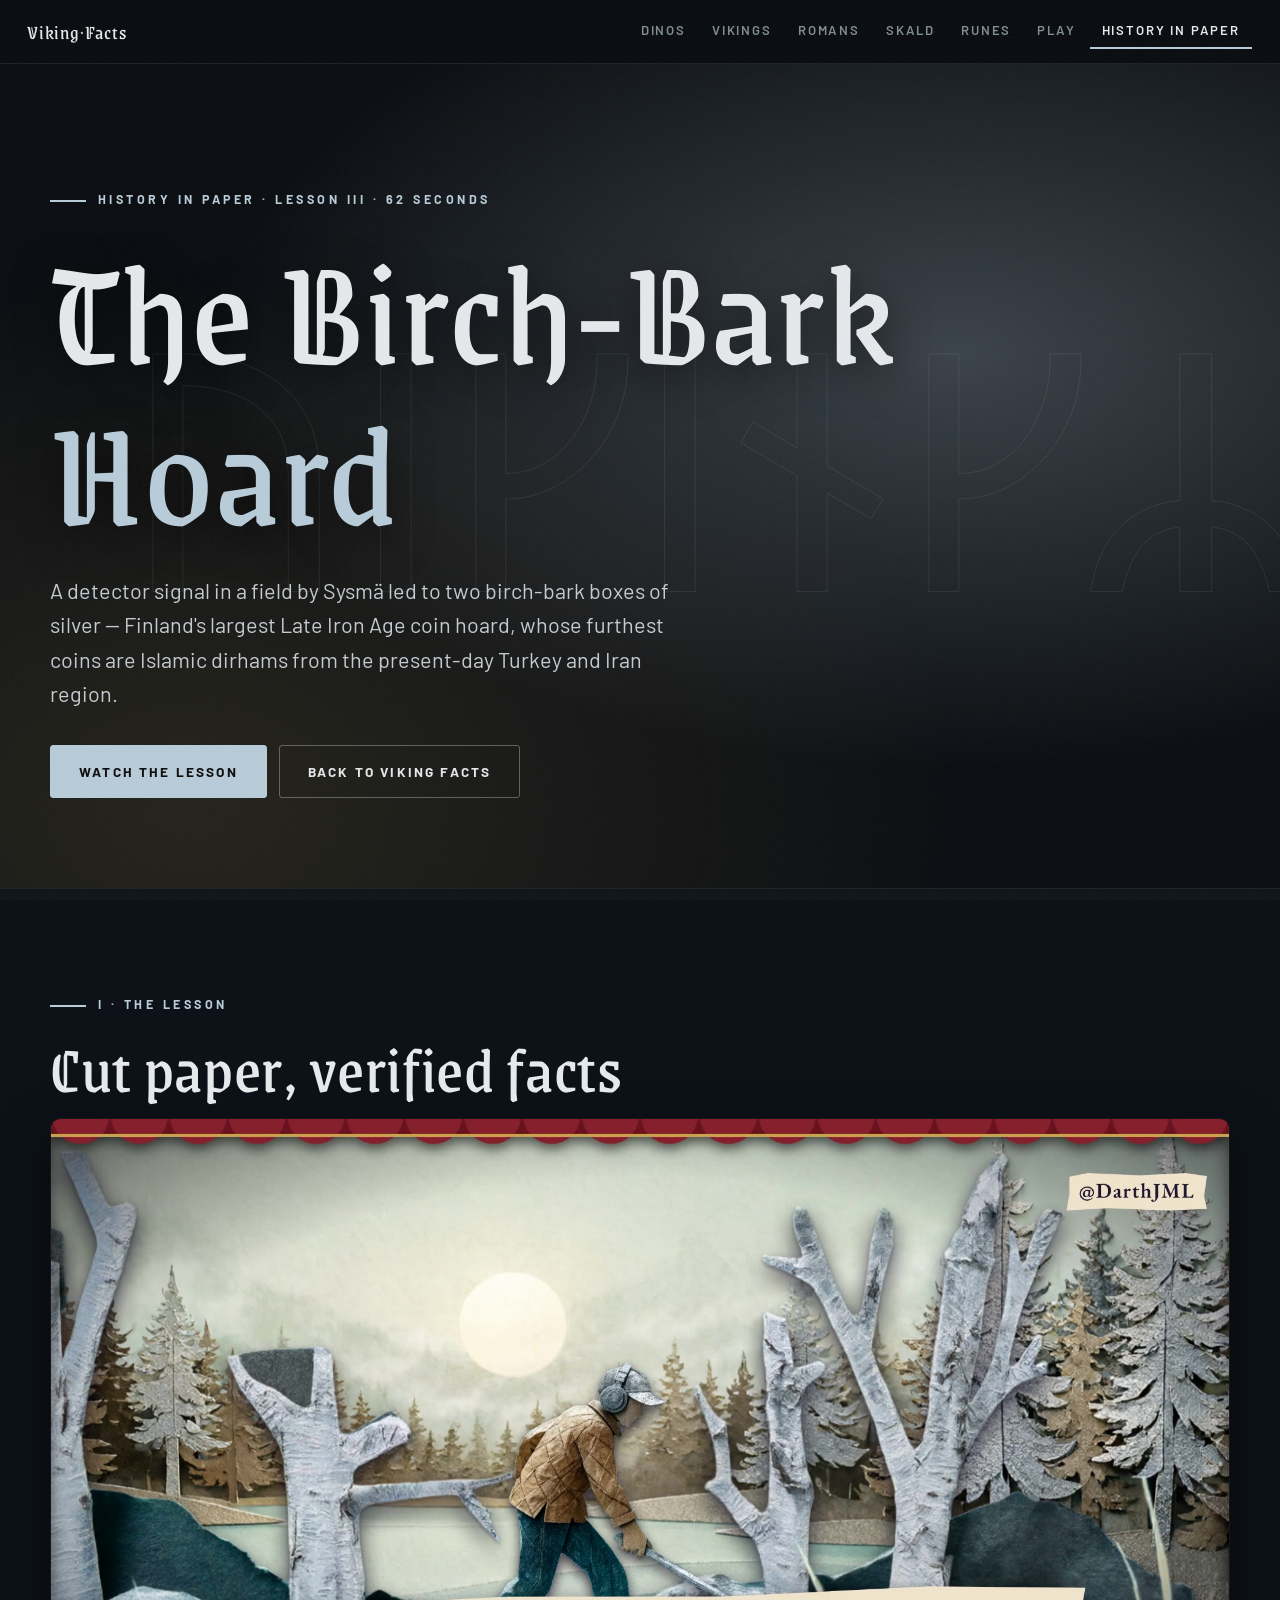
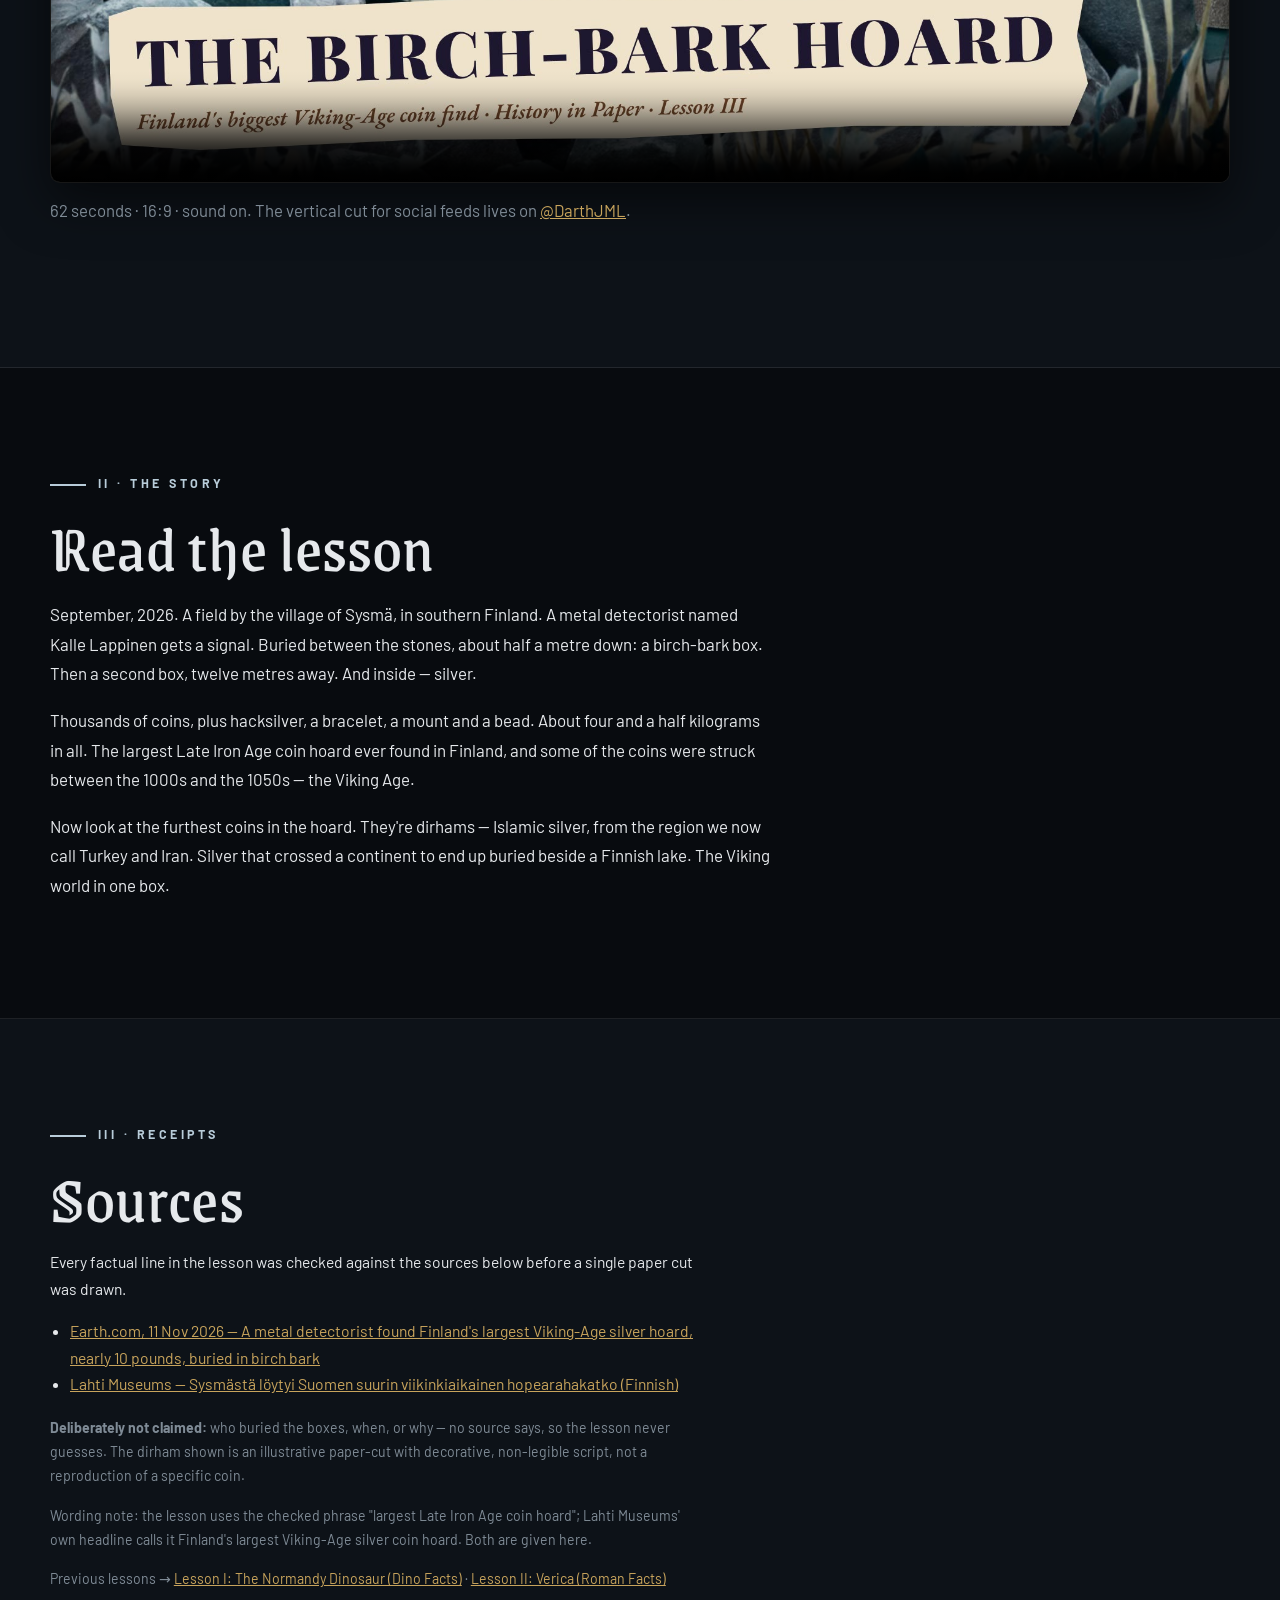
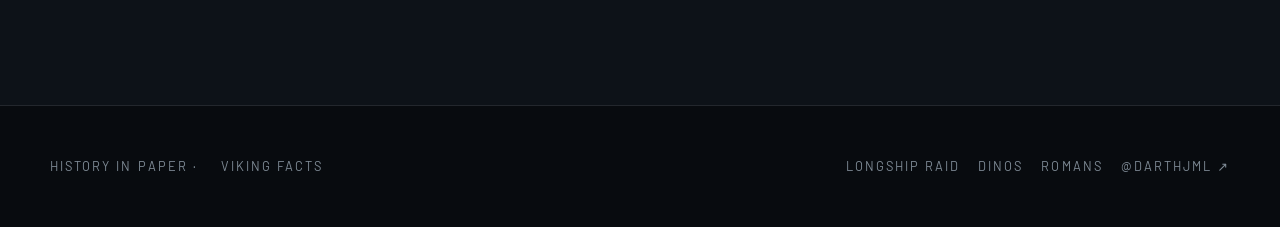
<file: history-paper/index.html>
<!doctype html>
<html lang="en">
<head>
  <meta charset="utf-8" />
  <meta name="viewport" content="width=device-width, initial-scale=1" />
  <title>History in Paper · Lesson III: The Birch-Bark Hoard — Viking Facts</title>
  <meta name="description" content="A 62-second cut-paper lesson: Finland's largest Late Iron Age coin hoard — two birch-bark boxes of silver found by a detectorist at Sysmä in September 2026." />
  <meta property="og:title" content="History in Paper · Lesson III: The Birch-Bark Hoard" />
  <meta property="og:description" content="Finland's biggest Viking-Age coin find — silver that crossed a continent to end up buried beside a Finnish lake." />
  <meta property="og:image" content="./poster.jpg" />
  <meta name="theme-color" content="#080b0f" />
  <link rel="icon" href="data:image/svg+xml,<svg xmlns='http://www.w3.org/2000/svg' viewBox='0 0 100 100'><rect width='100' height='100' fill='%23080b0f'/><path d='M38 18v64M38 22l26 14M38 40l26 14' stroke='%23c8a45c' stroke-width='9' fill='none'/></svg>" />
  <link rel="preconnect" href="https://fonts.googleapis.com" />
  <link rel="preconnect" href="https://fonts.gstatic.com" crossorigin />
  <link href="https://fonts.googleapis.com/css2?family=Grenze+Gotisch:wght@500;700&family=Barlow:ital,wght@0,400;0,500;0,600;0,700;1,400&family=Noto+Sans+Runic&display=swap" rel="stylesheet" />
  <link rel="stylesheet" href="../styles.css" />
</head>
<body class="vikings">
  <nav class="nav">
    <a class="brand" href="../">Viking<span>·</span>Facts</a>
    <div class="links">
      <a href="https://darthjml.github.io/dino-facts-site/">Dinos</a>
      <a href="../">Vikings</a>
      <a href="https://darthjml.github.io/roman-facts-site/">Romans</a>
      <a href="../#skald">Skald</a>
      <a href="../#runes">Runes</a>
      <a href="../raid/">Play</a>
      <a href="./" class="active">History in Paper</a>
    </div>
  </nav>

  <header class="hero">
    <div class="ghost-word" aria-hidden="true" style="font-family:'Noto Sans Runic',sans-serif">ᚢᛁᚴᛁᚾᚴᛦ</div>
    <div class="inner">
      <p class="kicker">History in Paper · Lesson III · 62 seconds</p>
      <h1>The Birch-Bark<br><em>Hoard</em></h1>
      <p class="tagline">A detector signal in a field by Sysmä led to two birch-bark boxes of silver — Finland's largest Late Iron Age coin hoard, whose furthest coins are Islamic dirhams from the present-day Turkey and Iran region.</p>
      <div class="ctas">
        <a class="btn" href="#lesson-video">Watch the lesson</a>
        <a class="btn ghost" href="../">Back to Viking Facts</a>
      </div>
    </div>
  </header>

  <section class="alt" id="lesson-video">
    <div class="wrap">
      <p class="kicker">I · The lesson</p>
      <h2 class="section-title">Cut paper, verified facts</h2>
      <figure style="margin:0 0 14px;border:1px solid var(--line,#2a2a2a);background:#000;border-radius:10px;overflow:hidden;box-shadow:0 18px 50px rgba(0,0,0,.55)">
        <video controls preload="metadata" poster="./poster.jpg" style="display:block;width:100%;aspect-ratio:16/9">
          <source src="./lesson.mp4" type="video/mp4" />
        </video>
      </figure>
      <p class="section-sub">62 seconds · 16:9 · sound on. The vertical cut for social feeds lives on <a href="https://x.com/DarthJML" target="_blank" rel="noopener">@DarthJML</a>.</p>
    </div>
  </section>

  <section>
    <div class="wrap reveal">
      <p class="kicker">II · The story</p>
      <h2 class="section-title">Read the lesson</h2>
      <div style="max-width:72ch;font-size:1.06rem;line-height:1.75">
        <p>September, 2026. A field by the village of Sysmä, in southern Finland. A metal detectorist named Kalle Lappinen gets a signal. Buried between the stones, about half a metre down: a birch-bark box. Then a second box, twelve metres away. And inside — silver.</p>
        <p>Thousands of coins, plus hacksilver, a bracelet, a mount and a bead. About four and a half kilograms in all. The largest Late Iron Age coin hoard ever found in Finland, and some of the coins were struck between the 1000s and the 1050s — the Viking Age.</p>
        <p>Now look at the furthest coins in the hoard. They're dirhams — Islamic silver, from the region we now call Turkey and Iran. Silver that crossed a continent to end up buried beside a Finnish lake. The Viking world in one box.</p>
      </div>
    </div>
  </section>

  <section class="alt">
    <div class="wrap reveal">
      <p class="kicker">III · Receipts</p>
      <h2 class="section-title">Sources</h2>
      <div style="max-width:72ch;font-size:.98rem;line-height:1.7">
        <p>Every factual line in the lesson was checked against the sources below before a single paper cut was drawn.</p>
        <ul style="margin:12px 0 18px;padding-left:20px">
          <li><a href="https://earth.com/science/a-metal-detectorist-found-finlands-largest-viking-age-silver-hoard-nearly-10-pounds-buried-in-birch-bark" target="_blank" rel="noopener">Earth.com, 11 Nov 2026 — A metal detectorist found Finland's largest Viking-Age silver hoard, nearly 10 pounds, buried in birch bark</a></li>
          <li><a href="https://www.lahdenmuseot.fi/yleinen/sysmasta-loytyi-suomen-suurin-viikinkiaikainen-hopearahakatko/" target="_blank" rel="noopener">Lahti Museums — Sysmästä löytyi Suomen suurin viikinkiaikainen hopearahakatko (Finnish)</a></li>
        </ul>
        <p class="note"><b>Deliberately not claimed:</b> who buried the boxes, when, or why — no source says, so the lesson never guesses. The dirham shown is an illustrative paper-cut with decorative, non-legible script, not a reproduction of a specific coin.</p>
        <p class="note">Wording note: the lesson uses the checked phrase "largest Late Iron Age coin hoard"; Lahti Museums' own headline calls it Finland's largest Viking-Age silver coin hoard. Both are given here.</p>
        <p class="note">Previous lessons → <a href="https://darthjml.github.io/dino-facts-site/history-paper/">Lesson I: The Normandy Dinosaur (Dino Facts)</a> · <a href="https://darthjml.github.io/roman-facts-site/history-paper/">Lesson II: Verica (Roman Facts)</a></p>
      </div>
    </div>
  </section>

  <footer>
    <div class="wrap">
      <span>History in Paper · <a href="../">Viking Facts</a></span>
      <span><a href="../raid/">Longship Raid</a><a href="https://darthjml.github.io/dino-facts-site/">Dinos</a><a href="https://darthjml.github.io/roman-facts-site/">Romans</a><a href="https://x.com/DarthJML" target="_blank" rel="noopener">@DarthJML ↗</a></span>
    </div>
  </footer>

  <script>
    // tiny reveal engine (matches site.js behaviour without its page data)
    const io = new IntersectionObserver((es) => es.forEach((e) => {
      if (e.isIntersecting) { e.target.classList.add("in"); io.unobserve(e.target); }
    }), { threshold: 0.1 });
    document.querySelectorAll(".reveal").forEach((el) => io.observe(el));
  </script>
</body>
</html>
</file>
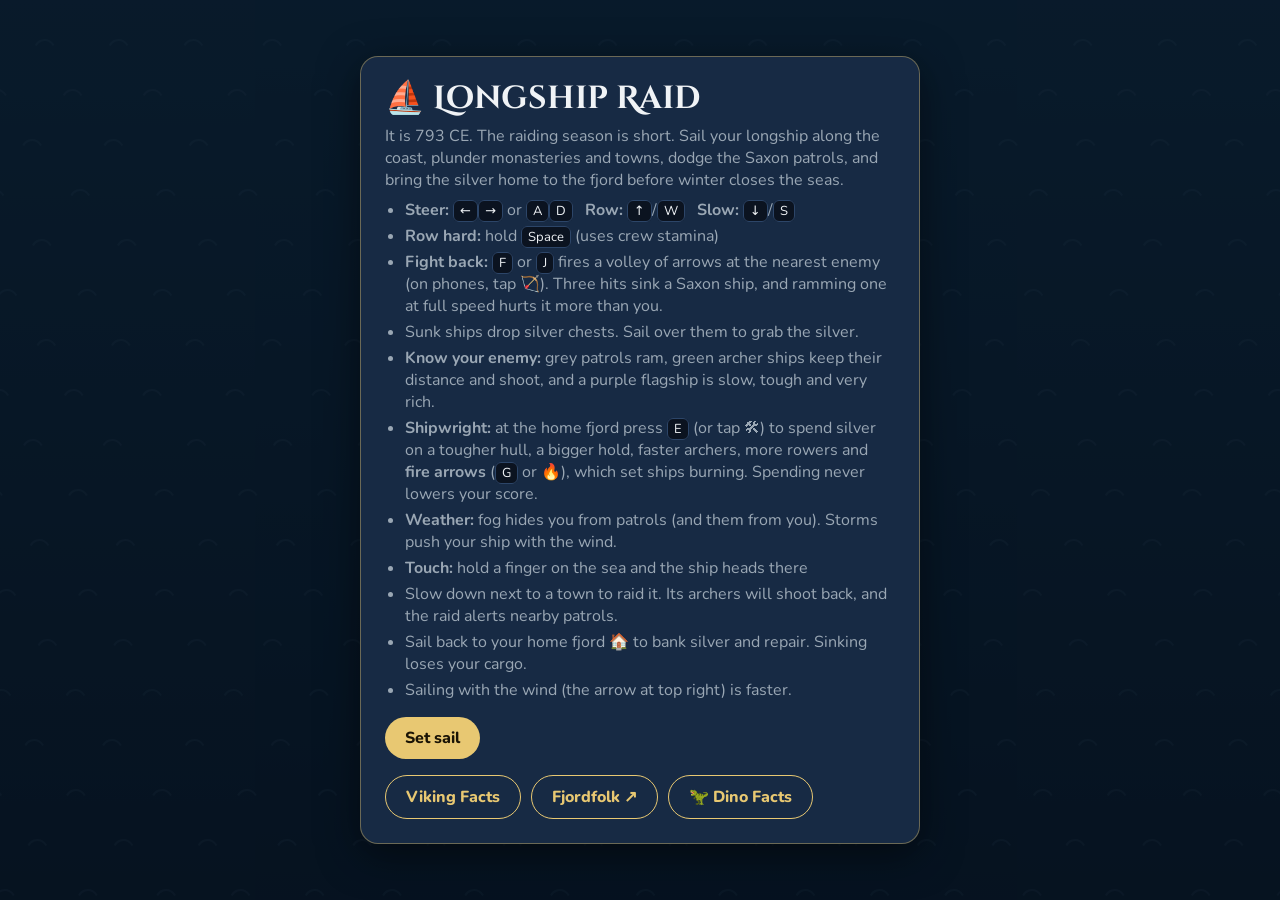
<file: raid/index.html>
<!DOCTYPE html>
<html lang="en">
<head>
  <meta charset="UTF-8" />
  <meta name="viewport" content="width=device-width, initial-scale=1.0, maximum-scale=1.0, user-scalable=no" />
  <title>Longship Raid</title>
  <meta name="description" content="Sail a Viking longship, raid the coast, dodge Saxon patrols and bring the silver home before winter." />
  <link rel="icon" href="data:image/svg+xml,<svg xmlns='http://www.w3.org/2000/svg' viewBox='0 0 100 100'><text y='.9em' font-size='90'>⛵</text></svg>" />
  <link rel="preconnect" href="https://fonts.googleapis.com" />
  <link rel="preconnect" href="https://fonts.gstatic.com" crossorigin />
  <link href="https://fonts.googleapis.com/css2?family=Cinzel+Decorative:wght@700&family=Nunito:wght@400;700;800&display=swap" rel="stylesheet" />
  <style>
    :root {
      --bg: #0b1320;
      --card: #172a44;
      --text: #f0f3f6;
      --muted: #9aa7b4;
      --accent: #5ec8ff;
      --gold: #e8c872;
      --red: #c94b4b;
    }
    * { box-sizing: border-box; }
    html, body { margin: 0; height: 100%; overflow: hidden; background: var(--bg); color: var(--text); font-family: "Nunito", system-ui, sans-serif; }
    canvas { display: block; width: 100vw; height: 100vh; touch-action: none; }
    h1, h2 { font-family: "Cinzel Decorative", serif; margin: 0 0 8px; line-height: 1.15; }
    a { color: var(--gold); }

    .hud { position: fixed; top: 10px; left: 10px; right: 10px; display: flex; flex-wrap: wrap; gap: 8px; pointer-events: none; }
    .hud .pill { background: rgba(11, 19, 32, 0.78); border: 1px solid rgba(232, 200, 114, 0.35); border-radius: 999px; padding: 6px 12px; font-weight: 800; font-size: 14px; }
    .hud .pill.warn { border-color: var(--red); color: #ffb3b3; }
    .hud[hidden] { display: none; }
    .hud .grow { flex: 1; }
    .hud .btn-small { pointer-events: auto; cursor: pointer; }

    .toast { position: fixed; left: 50%; bottom: 24px; transform: translateX(-50%); width: min(560px, calc(100vw - 32px)); background: rgba(23, 42, 68, 0.95); border: 1px solid var(--gold); border-radius: 14px; padding: 12px 16px; font-size: 15px; box-shadow: 0 10px 30px rgba(0,0,0,.4); transition: opacity .3s, transform .3s; pointer-events: none; }
    .toast.hidden { opacity: 0; transform: translate(-50%, 20px); }
    .toast b { color: var(--gold); }

    .overlay { position: fixed; inset: 0; display: grid; place-items: center; background: rgba(5, 10, 18, 0.72); padding: 16px; overflow-y: auto; }
    .overlay.hidden { display: none; }
    .panel { width: min(560px, 100%); background: var(--card); border: 1px solid rgba(232, 200, 114, 0.4); border-radius: 18px; padding: 24px; box-shadow: 0 10px 40px rgba(0,0,0,.5); }
    .panel p { color: var(--muted); margin: 8px 0; }
    .panel ul { color: var(--muted); padding-left: 20px; margin: 8px 0 16px; }
    .panel li { margin: 4px 0; }
    .panel kbd { background: #0b1320; border: 1px solid #2c4568; border-radius: 6px; padding: 1px 6px; font-family: inherit; font-size: 13px; color: var(--text); }
    .score { font-size: 40px; font-weight: 800; color: var(--gold); margin: 4px 0; }
    .row { display: flex; flex-wrap: wrap; gap: 10px; margin-top: 16px; align-items: center; }
    .btn { display: inline-block; border: 0; border-radius: 999px; padding: 10px 20px; font: 800 16px "Nunito", sans-serif; background: var(--gold); color: #1a1405; cursor: pointer; text-decoration: none; }
    .btn.ghost { background: transparent; color: var(--gold); border: 1px solid var(--gold); }
    .volley { position: fixed; left: 16px; bottom: calc(44px + env(safe-area-inset-bottom, 0px)); width: 76px; height: 76px; border-radius: 50%; border: 2px solid var(--gold); background: rgba(11, 19, 32, 0.8); color: var(--gold); font: 800 13px "Nunito", sans-serif; display: none; place-items: center; touch-action: none; user-select: none; -webkit-user-select: none; }
    .volley.cooling { opacity: .45; }
    .volley.fire { bottom: calc(132px + env(safe-area-inset-bottom, 0px)); border-color: #ff8a3d; color: #ffb27a; }
    @media (pointer: coarse) { .volley:not([hidden]) { display: grid; } }
    .shop-list { display: grid; gap: 10px; margin: 14px 0 4px; }
    .item { display: grid; grid-template-columns: 1fr auto; gap: 4px 12px; align-items: center; background: #0f1d31; border: 1px solid #2c4568; border-radius: 12px; padding: 10px 12px; }
    .item h3 { margin: 0; font: 800 16px "Nunito", sans-serif; color: var(--text); }
    .item p { margin: 0; font-size: 13px; }
    .item .pips { grid-column: 1; display: flex; gap: 4px; }
    .item .pips i { width: 18px; height: 6px; border-radius: 3px; background: #2c4568; }
    .item .pips i.on { background: var(--gold); }
    .item .btn { grid-column: 2; grid-row: 1 / span 3; padding: 8px 14px; font-size: 14px; white-space: nowrap; }
    .item .btn:disabled { opacity: .4; cursor: default; }
    .treasury { font: 800 18px "Nunito", sans-serif; color: var(--gold); }
    .fact { background: #0f1d31; border-left: 3px solid var(--accent); border-radius: 8px; padding: 10px 12px; color: var(--text) !important; }
  </style>
</head>
<body>
  <canvas id="game"></canvas>

  <div class="hud" id="hud" hidden>
    <span class="pill" id="hud-time">⏳ 2:30</span>
    <span class="pill" id="hud-hull">🛡️ 100</span>
    <span class="pill" id="hud-cargo">💰 0 / 120</span>
    <span class="pill" id="hud-bank">🏠 0 silver</span>
    <span class="pill" id="hud-sunk">⚔️ 0 sunk</span>
    <span class="pill" id="hud-weather">☀️ Clear</span>
    <span class="pill btn-small" id="shop-btn" role="button" hidden>🛠 Shipwright (E)</span>
    <span class="grow"></span>
    <span class="pill btn-small" id="mute-btn" role="button" aria-label="Sound on or off">🔊</span>
    <span class="pill btn-small" id="pause-btn" role="button" aria-label="Pause">❚❚</span>
  </div>

  <div class="toast hidden" id="toast"></div>
  <button class="volley" id="volley-btn" hidden aria-label="Fire a volley of arrows">🏹<br>VOLLEY</button>
  <button class="volley fire" id="fire-btn" hidden aria-label="Fire flaming arrows">🔥<br>FIRE</button>

  <div class="overlay" id="start">
    <div class="panel">
      <h1>⛵ Longship Raid</h1>
      <p>It is 793 CE. The raiding season is short. Sail your longship along the coast, plunder monasteries and towns, dodge the Saxon patrols, and bring the silver home to the fjord before winter closes the seas.</p>
      <ul>
        <li><b>Steer:</b> <kbd>←</kbd><kbd>→</kbd> or <kbd>A</kbd><kbd>D</kbd> &nbsp; <b>Row:</b> <kbd>↑</kbd>/<kbd>W</kbd> &nbsp; <b>Slow:</b> <kbd>↓</kbd>/<kbd>S</kbd></li>
        <li><b>Row hard:</b> hold <kbd>Space</kbd> (uses crew stamina)</li>
        <li><b>Fight back:</b> <kbd>F</kbd> or <kbd>J</kbd> fires a volley of arrows at the nearest enemy (on phones, tap 🏹). Three hits sink a Saxon ship, and ramming one at full speed hurts it more than you.</li>
        <li>Sunk ships drop silver chests. Sail over them to grab the silver.</li>
        <li><b>Know your enemy:</b> grey patrols ram, green archer ships keep their distance and shoot, and a purple flagship is slow, tough and very rich.</li>
        <li><b>Shipwright:</b> at the home fjord press <kbd>E</kbd> (or tap 🛠) to spend silver on a tougher hull, a bigger hold, faster archers, more rowers and <b>fire arrows</b> (<kbd>G</kbd> or 🔥), which set ships burning. Spending never lowers your score.</li>
        <li><b>Weather:</b> fog hides you from patrols (and them from you). Storms push your ship with the wind.</li>
        <li><b>Touch:</b> hold a finger on the sea and the ship heads there</li>
        <li>Slow down next to a town to raid it. Its archers will shoot back, and the raid alerts nearby patrols.</li>
        <li>Sail back to your home fjord 🏠 to bank silver and repair. Sinking loses your cargo.</li>
        <li>Sailing with the wind (the arrow at top right) is faster.</li>
      </ul>
      <div class="row">
        <button class="btn" id="start-btn">Set sail</button>
        <span id="best-start" style="color:var(--muted)"></span>
      </div>
      <div class="row">
        <a class="btn ghost" href="../">Viking Facts</a>
        <a class="btn ghost" href="https://github.com/DarthJML/little-chits/blob/feat/norse-theme/docs/norse-theme.md" target="_blank" rel="noopener">Fjordfolk ↗</a>
        <a class="btn ghost" href="https://darthjml.github.io/dino-facts-site/">🦖 Dino Facts</a>
      </div>
    </div>
  </div>

  <div class="overlay hidden" id="paused">
    <div class="panel">
      <h2>Paused</h2>
      <p>The crew rests on their oars.</p>
      <div class="row"><button class="btn" id="resume-btn">Resume</button></div>
    </div>
  </div>

  <div class="overlay hidden" id="shop">
    <div class="panel">
      <h2>🛠 Shipwright</h2>
      <p>The season clock stops while you're ashore. Your saga counts every piece of silver you bank, so spending here never lowers your score.</p>
      <div class="treasury" id="shop-treasury">0 silver to spend</div>
      <div class="shop-list" id="shop-list"></div>
      <div class="row"><button class="btn" id="shop-close">Set sail</button></div>
    </div>
  </div>

  <div class="overlay hidden" id="end">
    <div class="panel">
      <h2>❄️ Winter has come</h2>
      <p>The seas freeze over and the raiding season ends. Your saga:</p>
      <div class="score" id="end-score">0</div>
      <p id="end-detail"></p>
      <p class="fact" id="end-fact"></p>
      <div class="row">
        <button class="btn" id="again-btn">Raid again</button>
      </div>
      <div class="row">
        <a class="btn ghost" href="../">Learn more at Viking Facts</a>
        <a class="btn ghost" href="https://github.com/DarthJML/little-chits/blob/feat/norse-theme/docs/norse-theme.md" target="_blank" rel="noopener">Fjordfolk ↗</a>
      </div>
    </div>
  </div>

<script>
(() => {
  "use strict";

  // ---------- Tuning ----------
  const WORLD_W = 3200, WORLD_H = 2200;
  const SEASON = 150;          // seconds
  const UPGRADES = {
    hull:    { name: "Oak hull", desc: "More hull strength before you sink.", cost: [40, 80, 140], val: [100, 130, 160, 200], fmt: (v) => `${v} hull` },
    hold:    { name: "Bigger hold", desc: "Carry more silver per voyage.", cost: [40, 80, 140], val: [120, 160, 200, 250], fmt: (v) => `${v} cargo` },
    archers: { name: "Veteran archers", desc: "Volleys reload faster.", cost: [50, 90, 150], val: [0.9, 0.75, 0.6, 0.45], fmt: (v) => `${v}s reload` },
    rowers:  { name: "More rowers", desc: "Faster sailing and quicker stamina recovery.", cost: [50, 90, 150], val: [1, 1.08, 1.16, 1.25], fmt: (v) => `+${Math.round((v - 1) * 100)}% speed` },
    fire:    { name: "Fire arrows", desc: "Press G or tap 🔥. Burning ships keep losing hull for a few seconds.", cost: [70, 110, 160], val: [0, 8, 6, 4.5], fmt: (v) => v ? `${v}s reload` : "locked" },
  };
  const SHIP_R = 18;
  const PORT = { x: 190, y: WORLD_H / 2, r: 130 };

  const ENEMY_TYPES = {
    patrol:   { hp: 3, sail: "#556a85", stripe: "#d9dde3", scale: 1,   speed: 1,    cruise: 70, ram: 12, spot: 380, chest: [10, 18] },
    archer:   { hp: 2, sail: "#4f7a5a", stripe: "#e3e0c8", scale: 1,   speed: 0.95, cruise: 70, ram: 8,  spot: 420, chest: [12, 20], ranged: true },
    flagship: { hp: 8, sail: "#6a3d7a", stripe: "#e8c872", scale: 1.5, speed: 0.72, cruise: 55, ram: 22, spot: 460, chest: [45, 60] },
  };

  const FACTS = [
    "The raid on the monastery at Lindisfarne in 793 CE is often used to mark the start of the Viking Age.",
    "Vikings did not wear horned helmets. That look comes from 19th-century art and the costumes for Wagner's operas in 1876.",
    "Longships had a shallow draft, under about a metre, so they could sail up rivers and land right on beaches.",
    "\"Viking\" was something you did, not who you were. To \"go a-viking\" meant to go on a raiding or trading voyage.",
    "Most Norse people were farmers, fishers and traders. Only some of them ever went raiding.",
    "Around 1000 CE, Leif Erikson reached North America. A Norse site has been found at L'Anse aux Meadows in Newfoundland.",
    "Viking fleets attacked Paris in 845 and besieged it again in 885 to 886.",
    "English kings paid huge amounts of silver, called Danegeld, to make Viking armies go away.",
    "Vikings often paid with hacksilver: jewellery and coins chopped into pieces and weighed on small folding scales.",
    "Some Norse warriors served the Byzantine emperor in Constantinople as the Varangian Guard.",
    "Wednesday, Thursday and Friday are named after Odin (Woden), Thor and Frigg.",
    "The Gokstad ship, buried around 900 CE in Norway, had holes for 32 oars.",
    "Norse traders travelled down the rivers of Eastern Europe and reached Baghdad and the Caspian Sea.",
  ];

  const VILLAGES = [
    { name: "Lindisfarne", year: "793", note: "the raid that kicked off the Viking Age" },
    { name: "Jarrow", year: "794", note: "a monastery famous for the scholar Bede" },
    { name: "Iona", year: "795", note: "a monastery raided again and again" },
    { name: "Dorestad", year: "834", note: "one of the busiest trading towns in Europe" },
    { name: "Seville", year: "844", note: "a raid that sailed far up the Guadalquivir river" },
    { name: "Paris", year: "845", note: "paid 7,000 pounds of silver to make the fleet leave" },
    { name: "York", year: "866", note: "captured by the Great Heathen Army and renamed Jórvík" },
  ];

  // ---------- Setup ----------
  const canvas = document.getElementById("game");
  const ctx = canvas.getContext("2d");
  const $ = (id) => document.getElementById(id);
  let vw = 0, vh = 0, dpr = 1, zoom = 1;

  function resize() {
    dpr = Math.min(window.devicePixelRatio || 1, 2);
    vw = window.innerWidth; vh = window.innerHeight;
    canvas.width = Math.round(vw * dpr); canvas.height = Math.round(vh * dpr);
    zoom = Math.max(0.55, Math.min(1, Math.min(vw, vh) / 720));
  }
  window.addEventListener("resize", resize);
  resize();

  const rand = (a, b) => a + Math.random() * (b - a);
  const clamp = (v, a, b) => Math.max(a, Math.min(b, v));
  const dist = (a, b) => Math.hypot(a.x - b.x, a.y - b.y);
  const wrapAngle = (a) => Math.atan2(Math.sin(a), Math.cos(a));

  function loadBest() { try { return Number(localStorage.getItem("longship-raid-best")) || 0; } catch { return 0; } }
  function saveBest(v) { try { localStorage.setItem("longship-raid-best", String(v)); } catch { /* storage unavailable */ } }

  // ---------- Sound ----------
  let audio = null, muted = false;
  try { muted = localStorage.getItem("longship-raid-muted") === "1"; } catch { /* storage unavailable */ }
  function initAudio() {
    if (audio) return;
    try { audio = new (window.AudioContext || window.webkitAudioContext)(); } catch { audio = null; }
  }
  function toggleMute() {
    muted = !muted;
    $("mute-btn").textContent = muted ? "🔇" : "🔊";
    try { localStorage.setItem("longship-raid-muted", muted ? "1" : "0"); } catch { /* storage unavailable */ }
  }
  function sfx(kind) {
    if (!audio || muted) return;
    const t = audio.currentTime;
    const g = audio.createGain(); g.connect(audio.destination);
    const tone = (type, f1, f2, dur, vol) => {
      const o = audio.createOscillator(); o.type = type;
      o.frequency.setValueAtTime(f1, t); o.frequency.exponentialRampToValueAtTime(f2, t + dur);
      g.gain.setValueAtTime(vol, t); g.gain.exponentialRampToValueAtTime(0.001, t + dur);
      o.connect(g); o.start(t); o.stop(t + dur);
    };
    const noise = (dur, vol, freq) => {
      const b = audio.createBuffer(1, audio.sampleRate * dur, audio.sampleRate), d = b.getChannelData(0);
      for (let i = 0; i < d.length; i++) d[i] = (Math.random() * 2 - 1) * (1 - i / d.length);
      const src = audio.createBufferSource(); src.buffer = b;
      const f = audio.createBiquadFilter(); f.type = "lowpass"; f.frequency.value = freq;
      g.gain.setValueAtTime(vol, t); src.connect(f); f.connect(g); src.start(t);
    };
    if (kind === "volley") noise(0.18, 0.25, 2500);
    else if (kind === "hit") tone("square", 220, 90, 0.12, 0.12);
    else if (kind === "hurt") { noise(0.25, 0.4, 600); }
    else if (kind === "sink") { noise(0.7, 0.35, 400); }
    else if (kind === "coin") tone("triangle", 880, 1760, 0.15, 0.15);
    else if (kind === "bank") tone("triangle", 523, 1046, 0.35, 0.2);
    else if (kind === "fire") { noise(0.4, 0.3, 1200); }
    else if (kind === "thunder") { noise(1.2, 0.5, 220); }
    else if (kind === "horn") tone("sawtooth", 110, 98, 0.9, 0.12);
  }
  $("mute-btn") && ($("mute-btn").textContent = muted ? "🔇" : "🔊");

  // ---------- World generation ----------
  function makeIsland(x, y, r) {
    const n = 18, radii = [];
    for (let i = 0; i < n; i++) radii.push(r * rand(0.78, 1.12));
    const trees = [];
    for (let i = 0; i < Math.round(r / 25); i++) {
      const a = rand(0, Math.PI * 2), d = rand(0, r * 0.55);
      trees.push({ x: Math.cos(a) * d, y: Math.sin(a) * d, s: rand(8, 14) });
    }
    return { x, y, r, radii, trees };
  }

  function islandRadiusAt(isl, ang) {
    const n = isl.radii.length;
    let t = ((ang % (Math.PI * 2)) + Math.PI * 2) % (Math.PI * 2) / (Math.PI * 2) * n;
    const i = Math.floor(t) % n, j = (i + 1) % n;
    t -= Math.floor(t);
    return isl.radii[i] * (1 - t) + isl.radii[j] * t;
  }

  function generateWorld() {
    const islands = [];
    let tries = 0;
    while (islands.length < 16 && tries++ < 2000) {
      const r = rand(90, 230);
      const x = rand(r + 60, WORLD_W - r - 60), y = rand(r + 60, WORLD_H - r - 60);
      if (Math.hypot(x - PORT.x, y - PORT.y) < r + PORT.r + 220) continue;
      if (islands.some((o) => Math.hypot(o.x - x, o.y - y) < o.r + r + 150)) continue;
      islands.push(makeIsland(x, y, r));
    }
    // Put villages on the islands furthest from home, so raids mean a real voyage.
    const byDistance = islands.slice().sort((a, b) => Math.hypot(a.x - PORT.x, a.y - PORT.y) - Math.hypot(b.x - PORT.x, b.y - PORT.y));
    const hosts = byDistance.slice(-VILLAGES.length - 3).sort(() => Math.random() - 0.5).slice(0, VILLAGES.length);
    // Nearer villages are smaller prizes; the far ones are rich.
    hosts.sort((a, b) => Math.hypot(a.x - PORT.x, a.y - PORT.y) - Math.hypot(b.x - PORT.x, b.y - PORT.y));
    const villages = hosts.map((isl, i) => {
      const ang = Math.atan2(PORT.y - isl.y, PORT.x - isl.x) + rand(-1.2, 1.2);
      const edge = islandRadiusAt(isl, ang);
      const maxLoot = 35 + i * 9;
      return {
        ...VILLAGES[i],
        x: isl.x + Math.cos(ang) * (edge - 22), y: isl.y + Math.sin(ang) * (edge - 22),
        ang, maxLoot, loot: maxLoot, fireCd: rand(0.5, 1.5), lastRaid: -999, announced: false,
      };
    });
    return { islands, villages };
  }

  // ---------- Game state ----------
  let state = "menu";       // menu | play | paused | over
  let world, ship, enemies, arrows, wake, time, banked, raids, sinkings, wind, spawnCd, toastTimer;
  let shots, chests, fx, shake, volleyCd, sunkShips, firstKill;
  let treasury, up, fireCd, weather, flash, flagshipsDue, shopHinted, upgradesBought;
  const lvl = (k) => UPGRADES[k].val[up[k]];
  const cargoCap = () => lvl("hold");
  const maxHull = () => lvl("hull");
  const keys = {};
  let pointer = null;

  function newGame() {
    world = generateWorld();
    ship = { x: PORT.x + 40, y: PORT.y, a: 0, v: 0, hull: 100, cargo: 0, stamina: 1, sunk: 0, hitFlash: 0 };
    enemies = []; arrows = []; wake = [];
    shots = []; chests = []; fx = []; shake = 0; volleyCd = 0; sunkShips = 0; firstKill = true;
    treasury = 0; up = { hull: 0, hold: 0, archers: 0, rowers: 0, fire: 0 }; fireCd = 0; upgradesBought = 0;
    weather = { kind: "clear", t: rand(22, 30), k: 0 }; flash = 0; flagshipsDue = [60, 115]; shopHinted = false;
    time = SEASON; banked = 0; raids = 0; sinkings = 0;
    wind = { a: rand(-Math.PI, Math.PI), target: rand(-Math.PI, Math.PI), change: 20 };
    spawnCd = 20;
    hideToast();
  }

  // ---------- UI ----------
  function showToast(html, secs = 5) {
    const t = $("toast");
    t.innerHTML = html;
    t.classList.remove("hidden");
    clearTimeout(toastTimer);
    toastTimer = setTimeout(hideToast, secs * 1000);
  }
  function hideToast() { $("toast").classList.add("hidden"); }

  function setState(s) {
    state = s;
    $("start").classList.toggle("hidden", s !== "menu");
    $("paused").classList.toggle("hidden", s !== "paused");
    $("shop").classList.toggle("hidden", s !== "shop");
    $("end").classList.toggle("hidden", s !== "over");
    $("hud").hidden = s === "menu";
    $("volley-btn").hidden = s !== "play";
    $("fire-btn").hidden = s !== "play" || !up || up.fire === 0;
  }

  function startGame() { initAudio(); newGame(); setState("play"); last = performance.now(); }

  function endGame() {
    const best = loadBest();
    if (banked > best) saveBest(banked);
    $("end-score").textContent = `${banked} silver`;
    $("end-detail").textContent =
      `${raids} raid${raids === 1 ? "" : "s"}, ${sunkShips} Saxon ship${sunkShips === 1 ? "" : "s"} sunk, ${upgradesBought} upgrade${upgradesBought === 1 ? "" : "s"}, ${sinkings} shipwreck${sinkings === 1 ? "" : "s"}. ` +
      (banked > best ? "A new best saga!" : `Best saga: ${best} silver.`);
    $("end-fact").textContent = "📜 " + FACTS[Math.floor(Math.random() * FACTS.length)];
    hideToast();
    setState("over");
  }

  // ---------- Shipwright ----------
  const docked = () => ship && ship.sunk <= 0 && dist(ship, PORT) < PORT.r;
  function openShop() { if (state !== "play" || !docked()) return; renderShop(); setState("shop"); }
  function closeShop() { if (state === "shop") { setState("play"); last = performance.now(); } }
  function renderShop() {
    $("shop-treasury").textContent = `${treasury} silver to spend`;
    const list = $("shop-list"); list.innerHTML = "";
    for (const [key, u] of Object.entries(UPGRADES)) {
      const level = up[key], maxed = level >= u.cost.length, cost = u.cost[level];
      const row = document.createElement("div"); row.className = "item";
      row.innerHTML = `<h3></h3><p></p><div class="pips">${u.cost.map((_, i) => `<i class="${i < level ? "on" : ""}"></i>`).join("")}</div><button class="btn"></button>`;
      row.querySelector("h3").textContent = u.name;
      row.querySelector("p").textContent = `${u.desc} Now: ${u.fmt(u.val[level])}${maxed ? "" : `, next: ${u.fmt(u.val[level + 1])}`}.`;
      const b = row.querySelector("button");
      b.textContent = maxed ? "Maxed" : `Buy · ${cost}`;
      b.disabled = maxed || treasury < cost;
      b.onclick = () => {
        if (maxed || treasury < cost) return;
        treasury -= cost; up[key]++; upgradesBought++; sfx("bank");
        if (key === "hull") ship.hull = maxHull();
        renderShop();
      };
      list.appendChild(row);
    }
  }
  $("shop-close").onclick = closeShop;
  $("shop-btn").onclick = openShop;

  function togglePause() {
    if (state === "shop") { closeShop(); return; }
    if (state === "play") setState("paused");
    else if (state === "paused") { setState("play"); last = performance.now(); }
  }

  $("start-btn").onclick = startGame;
  $("mute-btn").onclick = toggleMute;
  $("volley-btn").addEventListener("pointerdown", (e) => { e.preventDefault(); if (state === "play") fireVolley(); });
  $("fire-btn").addEventListener("pointerdown", (e) => { e.preventDefault(); if (state === "play") fireFire(); });
  $("again-btn").onclick = startGame;
  $("resume-btn").onclick = togglePause;
  $("pause-btn").onclick = togglePause;
  const best0 = loadBest();
  if (best0) $("best-start").textContent = `Best saga: ${best0} silver`;

  window.addEventListener("keydown", (e) => {
    keys[e.code] = true;
    if (["ArrowUp", "ArrowDown", "ArrowLeft", "ArrowRight", "Space"].includes(e.code)) e.preventDefault();
    if (e.code === "KeyP" || e.code === "Escape") togglePause();
    if ((e.code === "KeyF" || e.code === "KeyJ") && state === "play" && !e.repeat) fireVolley();
    if ((e.code === "KeyG" || e.code === "KeyK") && state === "play" && !e.repeat) fireFire();
    if (e.code === "KeyE" && !e.repeat) { if (state === "play") openShop(); else if (state === "shop") closeShop(); }
    if (e.code === "KeyM") toggleMute();
    if (e.code === "Enter" && (state === "menu" || state === "over")) startGame();
  });
  window.addEventListener("keyup", (e) => { keys[e.code] = false; });
  window.addEventListener("blur", () => { for (const k in keys) keys[k] = false; if (state === "play") setState("paused"); });
  document.addEventListener("visibilitychange", () => { if (document.hidden && state === "play") setState("paused"); });

  canvas.addEventListener("pointerdown", (e) => { pointer = { x: e.clientX, y: e.clientY, id: e.pointerId }; canvas.setPointerCapture(e.pointerId); });
  canvas.addEventListener("pointermove", (e) => { if (pointer && pointer.id === e.pointerId) { pointer.x = e.clientX; pointer.y = e.clientY; } });
  const endPointer = (e) => { if (pointer && pointer.id === e.pointerId) pointer = null; };
  canvas.addEventListener("pointerup", endPointer);
  canvas.addEventListener("pointercancel", endPointer);

  // ---------- Camera ----------
  function camera() {
    const w = vw / zoom, h = vh / zoom;
    return {
      x: clamp(ship.x - w / 2, 0, Math.max(0, WORLD_W - w)),
      y: clamp(ship.y - h / 2, 0, Math.max(0, WORLD_H - h)),
      w, h,
    };
  }

  // ---------- Update ----------
  function collideIslands(obj, r, onHit) {
    for (const isl of world.islands) {
      const dx = obj.x - isl.x, dy = obj.y - isl.y, d = Math.hypot(dx, dy);
      if (d > isl.r * 1.2 + r) continue;
      const ang = Math.atan2(dy, dx), edge = islandRadiusAt(isl, ang) + r;
      if (d < edge) {
        obj.x = isl.x + Math.cos(ang) * edge;
        obj.y = isl.y + Math.sin(ang) * edge;
        if (onHit) onHit();
      }
    }
    obj.x = clamp(obj.x, r, WORLD_W - r);
    obj.y = clamp(obj.y, r, WORLD_H - r);
  }

  function damage(n) {
    if (ship.sunk > 0) return;
    ship.hull -= n;
    ship.hitFlash = 0.25;
    shake = Math.max(shake, 6 + n * 0.4);
    sfx("hurt");
    addText(`-${n}`, ship.x, ship.y - 30, "#ff8a8a");
    if (ship.hull <= 0) {
      ship.hull = 0; ship.sunk = 3; ship.v = 0; sinkings++;
      const lost = Math.round(ship.cargo);
      ship.cargo = 0;
      showToast(`💀 <b>Shipwrecked!</b> ${lost ? `${lost} silver sinks to the bottom.` : ""} The crew limps home to build a new ship.`, 4);
    }
  }

  function update(dt) {
    time -= dt;
    if (time <= 0) { time = 0; endGame(); return; }

    updateWeather(dt);
    // Wind slowly shifts (faster in a storm).
    wind.change -= dt * (1 + 2 * stormK());
    if (wind.change <= 0) { wind.target = rand(-Math.PI, Math.PI); wind.change = rand(15, 25); }
    wind.a += clamp(wrapAngle(wind.target - wind.a), -0.15 * dt, 0.15 * dt);

    // Sinking: wait, then respawn at port.
    if (ship.sunk > 0) {
      ship.sunk -= dt;
      if (ship.sunk <= 0) { ship.x = PORT.x + 40; ship.y = PORT.y; ship.a = 0; ship.v = 0; ship.hull = maxHull(); }
    } else {
      updateShip(dt);
    }

    updateVillages(dt);
    updateEnemies(dt);
    updateArrows(dt);
    updateShots(dt);
    updateChests(dt);
    volleyCd = Math.max(0, volleyCd - dt);
    fireCd = Math.max(0, fireCd - dt);
    $("volley-btn").classList.toggle("cooling", volleyCd > 0);
    $("fire-btn").classList.toggle("cooling", fireCd > 0);
    $("fire-btn").hidden = up.fire === 0;
    flash = Math.max(0, flash - dt);
    shake = Math.max(0, shake - 30 * dt);
    for (const f of fx) { f.life -= dt; f.y += (f.vy || -30) * dt; if (f.vx) f.x += f.vx * dt; }
    fx = fx.filter((f) => f.life > 0);

    for (const p of wake) p.life -= dt;
    wake = wake.filter((p) => p.life > 0);
    ship.hitFlash = Math.max(0, ship.hitFlash - dt);
  }

  function updateShip(dt) {
    let turn = 0, row = 0;
    if (keys.ArrowLeft || keys.KeyA) turn -= 1;
    if (keys.ArrowRight || keys.KeyD) turn += 1;
    if (keys.ArrowUp || keys.KeyW) row = 1;
    if (keys.ArrowDown || keys.KeyS) row = -1;

    if (pointer) {
      const cam = camera();
      const tx = cam.x + pointer.x / zoom, ty = cam.y + pointer.y / zoom;
      const want = Math.atan2(ty - ship.y, tx - ship.x);
      const diff = wrapAngle(want - ship.a);
      turn = clamp(diff * 3, -1, 1);
      row = Math.hypot(tx - ship.x, ty - ship.y) > 50 ? 1 : -1;
    }

    const hard = keys.Space && ship.stamina > 0.05 && row > 0;
    ship.stamina = clamp(ship.stamina + (hard ? -0.35 : 0.15 * (1 + up.rowers * 0.3)) * dt, 0, 1);

    const sail = 1 + (0.35 + 0.25 * stormK()) * Math.cos(ship.a - wind.a);
    const maxV = 175 * lvl("rowers") * sail * (hard ? 1.45 : 1) * (1 - 0.25 * (ship.cargo / cargoCap()));
    ship.a += turn * 2.4 * dt * (0.45 + 0.55 * Math.min(1, ship.v / 80));
    if (row > 0) ship.v += 160 * dt;
    else if (row < 0) ship.v -= 220 * dt;
    else ship.v -= 40 * dt;
    ship.v = clamp(ship.v, 0, maxV);

    ship.x += Math.cos(ship.a) * ship.v * dt + Math.cos(wind.a) * 45 * stormK() * dt;
    ship.y += Math.sin(ship.a) * ship.v * dt + Math.sin(wind.a) * 45 * stormK() * dt;
    collideIslands(ship, SHIP_R, () => { if (ship.v > 90) damage(8); ship.v *= 0.3; });

    if (ship.v > 30 && Math.random() < dt * 30) {
      wake.push({ x: ship.x - Math.cos(ship.a) * 26 + rand(-4, 4), y: ship.y - Math.sin(ship.a) * 26 + rand(-4, 4), life: 1.4 });
    }

    // Home port: bank cargo and repair.
    if (dist(ship, PORT) < PORT.r) {
      if (ship.cargo >= 1) {
        const n = Math.round(ship.cargo);
        banked += n; treasury += n; ship.cargo = 0; sfx("bank");
        if (!shopHinted) { shopHinted = true; showToast(`🏠 <b>+${n} silver banked!</b> Press <b>E</b> or tap <b>🛠 Shipwright</b> to spend it on upgrades.`, 7); }
        else showToast(`🏠 <b>+${n} silver banked!</b> 📜 ${FACTS[Math.floor(Math.random() * FACTS.length)]}`, 7);
      }
      ship.hull = Math.min(maxHull(), ship.hull + 25 * dt);
    }
  }

  function updateVillages(dt) {
    for (const v of world.villages) {
      // Villages slowly rebuild their stores between raids.
      if (time < SEASON - 1 && SEASON - time - v.lastRaid > 20) v.loot = Math.min(v.maxLoot, v.loot + 0.6 * dt);

      const d = dist(ship, v);
      const raiding = ship.sunk <= 0 && d < 95 && ship.v < 70 && v.loot > 0.5 && ship.cargo < cargoCap();
      v.raiding = raiding;
      if (raiding) {
        const take = Math.min(18 * dt, v.loot, cargoCap() - ship.cargo);
        v.loot -= take; ship.cargo += take;
        if (SEASON - time - v.lastRaid > 20) {
          raids++;
          if (!v.announced) {
            showToast(`⚔️ <b>${v.name}, ${v.year} CE</b>: ${v.note}.`, 5);
            v.announced = true;
          }
          for (const e of enemies) if (dist(e, v) < 1000) { e.chase = 12; }
          if (enemies.length < enemyCap()) spawnEnemy();
        }
        v.lastRaid = SEASON - time;
      }

      // Defenders shoot arrows at a nearby ship.
      v.fireCd -= dt;
      if (ship.sunk <= 0 && d < 300 && v.fireCd <= 0) {
        v.fireCd = rand(0.9, 1.6);
        const lead = d / 320;
        const tx = ship.x + Math.cos(ship.a) * ship.v * lead, ty = ship.y + Math.sin(ship.a) * ship.v * lead;
        const a = Math.atan2(ty - v.y, tx - v.x) + rand(-0.12, 0.12);
        arrows.push({ x: v.x, y: v.y, vx: Math.cos(a) * 320, vy: Math.sin(a) * 320, life: 1.3 });
      }
    }
  }

  const elapsed = () => SEASON - time;
  const enemyCap = () => Math.min(5, 2 + Math.floor(elapsed() / 40));
  const live = (e) => e.hp > 0;

  // ---------- Weather ----------
  const fogK = () => (weather && weather.kind === "fog" ? weather.k : 0);
  const stormK = () => (weather && weather.kind === "storm" ? weather.k : 0);
  function updateWeather(dt) {
    weather.t -= dt;
    // Ease in at the start of a spell and out before it ends.
    weather.k = weather.kind === "clear" ? 0 : clamp(Math.min(weather.t / 3, weather.k + dt / 3), 0, 1);
    if (weather.t <= 0) {
      if (weather.kind === "clear") {
        weather = Math.random() < 0.5 ? { kind: "fog", t: rand(14, 20), k: 0 } : { kind: "storm", t: rand(12, 16), k: 0 };
        if (weather.kind === "fog") showToast("🌫️ <b>Fog rolls in.</b> Patrols can't see far, and neither can you. A good time to slip past.", 5);
        else { showToast("⛈️ <b>A storm!</b> The wind is fierce and pushes your ship. Sail with it, not against it.", 5); sfx("thunder"); }
      } else weather = { kind: "clear", t: rand(18, 28), k: 0 };
    }
    if (stormK() > 0.5 && Math.random() < dt * 0.25) { flash = 0.18; sfx("thunder"); }
  }

  // ---------- Enemies ----------
  function spawnEnemy(type) {
    if (!type) type = elapsed() > 25 && Math.random() < 0.35 ? "archer" : "patrol";
    const T = ENEMY_TYPES[type];
    const cam = camera();
    let x, y, tries = 0;
    do {
      const side = Math.floor(Math.random() * 4);
      x = side === 0 ? 30 : side === 1 ? WORLD_W - 30 : rand(30, WORLD_W - 30);
      y = side === 2 ? 30 : side === 3 ? WORLD_H - 30 : rand(30, WORLD_H - 30);
    } while (tries++ < 20 && (x > cam.x - 100 && x < cam.x + cam.w + 100 && y > cam.y - 100 && y < cam.y + cam.h + 100 || Math.hypot(x - PORT.x, y - PORT.y) < 600));
    enemies.push({ type, T, x, y, a: rand(-Math.PI, Math.PI), v: 0, hp: T.hp, chase: 0, bump: 0, flash: 0, wp: randomWaypoint(), sink: 0, burn: 0, burnTick: 0, fireCd: rand(1, 2), orbit: Math.random() < 0.5 ? 1 : -1 });
    return enemies[enemies.length - 1];
  }

  function randomWaypoint() {
    for (let i = 0; i < 30; i++) {
      const p = { x: rand(500, WORLD_W - 100), y: rand(100, WORLD_H - 100) };
      if (!world.islands.some((isl) => Math.hypot(isl.x - p.x, isl.y - p.y) < isl.r + 60)) return p;
    }
    return { x: WORLD_W / 2, y: WORLD_H / 2 };
  }

  function hurtEnemy(e, n, color = "#ffd27a") {
    if (!live(e)) return;
    e.hp -= n; e.flash = 0.18; e.chase = Math.max(e.chase, 8);
    addText(`-${n}`, e.x, e.y - 30 * e.T.scale, color);
    if (e.hp <= 0) sinkEnemy(e);
  }

  function sinkEnemy(e) {
    e.hp = 0; e.sink = 1.2; sunkShips++; e.burn = 0;
    shake = Math.max(shake, e.type === "flagship" ? 18 : 10); sfx("sink");
    for (let i = 0; i < 14 * e.T.scale; i++) fx.push({ kind: "splash", x: e.x, y: e.y, vx: rand(-70, 70), vy: rand(-70, 70), life: rand(0.4, 0.9) });
    chests.push({ x: e.x, y: e.y, silver: Math.round(rand(e.T.chest[0], e.T.chest[1])), life: e.type === "flagship" ? 40 : 25, bob: rand(0, 6), big: e.type === "flagship" });
    addText(e.type === "flagship" ? "FLAGSHIP SUNK!" : "Sunk!", e.x, e.y - 34, "#e8c872");
    if (e.type === "flagship") showToast("⚑ <b>The flagship goes down!</b> Its treasure chest is floating free. Grab it before it sinks.", 5);
    else if (firstKill) { firstKill = false; showToast("⚔️ <b>Saxon ship sunk!</b> Grab the floating chest for its silver.", 4); }
  }

  function updateEnemies(dt) {
    spawnCd -= dt;
    if (spawnCd <= 0) { spawnCd = Math.max(12, 22 - elapsed() / 15); if (enemies.filter((e) => live(e) && e.type !== "flagship").length < enemyCap()) spawnEnemy(); }
    if (flagshipsDue.length && elapsed() >= flagshipsDue[0]) {
      flagshipsDue.shift();
      spawnEnemy("flagship");
      sfx("horn");
      showToast("⚑ <b>A Saxon flagship has put to sea!</b> It's slow and tough, rams hard, and carries a fortune in silver.", 6);
    }

    const chaseSpeed = Math.min(135, 108 + elapsed() * 0.18);
    const sight = 1 - 0.55 * fogK();
    for (const e of enemies) {
      const T = e.T;
      e.bump = Math.max(0, e.bump - dt); e.flash = Math.max(0, e.flash - dt);
      if (e.sink > 0) { e.sink -= dt; continue; }
      if (e.burn > 0) {
        e.burn -= dt; e.burnTick -= dt;
        if (Math.random() < dt * 25) fx.push({ kind: "flame", x: e.x + rand(-12, 12) * T.scale, y: e.y + rand(-8, 8) * T.scale, vy: -rand(20, 50), life: rand(0.3, 0.7) });
        if (e.burnTick <= 0) { e.burnTick = 1.2; hurtEnemy(e, 1, "#ff9a4a"); if (!live(e)) continue; }
      }
      const dShip = dist(e, ship);
      // Spot the player when close (less in fog); lose interest after a while if they get away.
      if (ship.sunk <= 0 && dShip < T.spot * sight) e.chase = Math.max(e.chase, 6);
      else e.chase = Math.max(0, e.chase - dt);
      const chasing = e.chase > 0 && ship.sunk <= 0;

      let gx, gy;
      if (chasing) {
        gx = ship.x - e.x; gy = ship.y - e.y;
        if (T.ranged) {
          // Archers hold off at bow range and circle.
          const l = Math.hypot(gx, gy) || 1;
          if (dShip < 210) { gx = -gx; gy = -gy; }
          else if (dShip < 290) { const px = -gy / l * e.orbit, py = gx / l * e.orbit; gx = px * l; gy = py * l; }
        }
      } else {
        if (Math.hypot(e.wp.x - e.x, e.wp.y - e.y) < 80) e.wp = randomWaypoint();
        gx = e.wp.x - e.x; gy = e.wp.y - e.y;
      }
      const gl = Math.hypot(gx, gy) || 1; gx /= gl; gy /= gl;
      // Patrols will not follow into the home fjord.
      if (dist(e, PORT) < PORT.r + 200) { gx = e.x - PORT.x; gy = e.y - PORT.y; const l = Math.hypot(gx, gy) || 1; gx /= l; gy /= l; e.chase = 0; }
      for (const isl of world.islands) {
        const dx = e.x - isl.x, dy = e.y - isl.y, d = Math.hypot(dx, dy);
        const reach = isl.r + 110;
        if (d < reach) { const w = (reach - d) / reach * 2.2; gx += dx / d * w; gy += dy / d * w; }
      }
      const want = Math.atan2(gy, gx);
      e.a += clamp(wrapAngle(want - e.a), -1.6 * dt, 1.6 * dt);
      const target = (chasing ? chaseSpeed : T.cruise) * T.speed;
      e.v += clamp(target - e.v, -90 * dt, 70 * dt);
      e.x += Math.cos(e.a) * e.v * dt + Math.cos(wind.a) * 45 * stormK() * dt;
      e.y += Math.sin(e.a) * e.v * dt + Math.sin(wind.a) * 45 * stormK() * dt;
      collideIslands(e, SHIP_R * T.scale, () => { e.v *= 0.5; });

      // Archer ships shoot back.
      if (T.ranged && chasing) {
        e.fireCd -= dt;
        if (e.fireCd <= 0 && dShip < 340) {
          e.fireCd = rand(1.8, 2.4);
          const lead = dShip / 300;
          const a = Math.atan2(ship.y + Math.sin(ship.a) * ship.v * lead - e.y, ship.x + Math.cos(ship.a) * ship.v * lead - e.x);
          for (const off of [-0.08, 0.08]) arrows.push({ x: e.x, y: e.y, vx: Math.cos(a + off) * 300, vy: Math.sin(a + off) * 300, life: 1.3, dmg: 4 });
        }
      }

      if (ship.sunk <= 0 && e.bump <= 0 && dShip < SHIP_R * (1 + T.scale) * 1.05) {
        e.bump = 1.2;
        const ramming = ship.v > 115;
        if (ramming) { addText("RAM!", e.x, e.y - 44, "#ffd27a"); damage(e.type === "flagship" ? 10 : 4); hurtEnemy(e, 2); }
        else { damage(T.ram); hurtEnemy(e, 1); }
        const a = Math.atan2(ship.y - e.y, ship.x - e.x);
        ship.x += Math.cos(a) * 20; ship.y += Math.sin(a) * 20;
        e.x -= Math.cos(a) * 24 / T.scale; e.y -= Math.sin(a) * 24 / T.scale; e.v = 0;
        if (ramming) ship.v *= 0.6;
      }
    }
    enemies = enemies.filter((e) => live(e) || e.sink > 0);
  }

  // ---------- Player combat ----------
  function nearestEnemy(range) {
    let target = null, best = range;
    for (const e of enemies) { if (!live(e)) continue; const d = dist(e, ship); if (d < best) { best = d; target = e; } }
    return target;
  }

  function loose(target, speed, extra) {
    const aims = [];
    if (target) {
      const lead = dist(target, ship) / speed;
      aims.push(Math.atan2(target.y + Math.sin(target.a) * target.v * lead - ship.y, target.x + Math.cos(target.a) * target.v * lead - ship.x));
    } else {
      // Nothing in range: loose a broadside off both rails.
      aims.push(ship.a - Math.PI / 2, ship.a + Math.PI / 2);
    }
    for (const a0 of aims) for (const off of [-0.09, 0, 0.09]) {
      const a = a0 + off + rand(-0.03, 0.03);
      shots.push({ x: ship.x, y: ship.y, vx: Math.cos(a) * speed + Math.cos(ship.a) * ship.v * 0.5, vy: Math.sin(a) * speed + Math.sin(ship.a) * ship.v * 0.5, life: 0.9, ...extra });
    }
  }

  function fireVolley() {
    if (volleyCd > 0 || ship.sunk > 0) return;
    volleyCd = lvl("archers");
    loose(nearestEnemy(360), 430, {});
    sfx("volley");
  }

  function fireFire() {
    if (ship.sunk > 0) return;
    if (up.fire === 0) { showToast("🔥 Visit the <b>shipwright</b> at the home fjord to buy fire arrows.", 3); return; }
    if (fireCd > 0) return;
    fireCd = lvl("fire");
    loose(nearestEnemy(380), 400, { fire: true });
    sfx("fire");
  }

  function updateShots(dt) {
    for (const sh of shots) {
      sh.x += sh.vx * dt; sh.y += sh.vy * dt; sh.life -= dt;
      if (sh.fire && Math.random() < dt * 30) fx.push({ kind: "flame", x: sh.x, y: sh.y, vy: -10, life: 0.25 });
      for (const e of enemies) {
        if (!live(e) || sh.life <= 0) continue;
        if (Math.hypot(sh.x - e.x, sh.y - e.y) < SHIP_R * e.T.scale + 6) {
          sh.life = 0; e.flash = 0.15; sfx("hit");
          if (sh.fire) { if (e.burn <= 0) e.burnTick = 0.6; e.burn = 4.5; }
          // A three-arrow volley that all lands counts as one solid hit.
          e.dmg = (e.dmg || 0) + 1 / 3 + 0.01;
          if (e.dmg >= 1) { e.dmg -= 1; hurtEnemy(e, 1); }
        }
      }
    }
    shots = shots.filter((sh) => sh.life > 0);
  }

  function updateChests(dt) {
    for (const c of chests) {
      c.life -= dt;
      if (ship.sunk <= 0 && dist(c, ship) < (c.big ? 44 : 34) && ship.cargo < cargoCap()) {
        const take = Math.min(c.silver, cargoCap() - ship.cargo);
        ship.cargo += take; c.silver -= take;
        addText(`+${Math.round(take)} silver`, c.x, c.y - 20, "#e8c872"); sfx("coin");
        if (c.silver <= 0) c.life = 0;
      }
    }
    chests = chests.filter((c) => c.life > 0);
  }

  function addText(text, x, y, color) { fx.push({ kind: "text", text, x, y, color, life: 1, vy: -40 }); }

  function updateArrows(dt) {
    for (const ar of arrows) {
      ar.x += ar.vx * dt; ar.y += ar.vy * dt; ar.life -= dt;
      if (ship.sunk <= 0 && Math.hypot(ar.x - ship.x, ar.y - ship.y) < SHIP_R + 4) { damage(ar.dmg || 6); ar.life = 0; }
    }
    arrows = arrows.filter((a) => a.life > 0);
  }

  // ---------- Drawing ----------
  function draw(t) {
    ctx.setTransform(dpr, 0, 0, dpr, 0, 0);
    if (!world) { drawMenuBackground(t); return; }
    const cam = camera();

    const g = ctx.createLinearGradient(0, 0, 0, vh);
    const winter = clamp(1 - time / 30, 0, 1);
    g.addColorStop(0, mix("#14466b", "#4a6478", winter));
    g.addColorStop(1, mix("#0b2a45", "#2b3e50", winter));
    ctx.fillStyle = g;
    ctx.fillRect(0, 0, vw, vh);

    ctx.save();
    ctx.scale(zoom, zoom);
    ctx.translate(-cam.x + (shake ? rand(-shake, shake) : 0), -cam.y + (shake ? rand(-shake, shake) : 0));

    drawWaves(cam, t);
    drawPort();
    for (const p of wake) {
      ctx.fillStyle = `rgba(220, 240, 255, ${p.life * 0.35})`;
      ctx.beginPath(); ctx.arc(p.x, p.y, 3 + (1.4 - p.life) * 6, 0, Math.PI * 2); ctx.fill();
    }
    for (const isl of world.islands) drawIsland(isl);
    for (const v of world.villages) drawVillage(v, t);
    ctx.strokeStyle = "#e8d6a8"; ctx.lineWidth = 2;
    for (const ar of arrows) {
      const l = Math.hypot(ar.vx, ar.vy);
      ctx.beginPath(); ctx.moveTo(ar.x, ar.y); ctx.lineTo(ar.x - ar.vx / l * 14, ar.y - ar.vy / l * 14); ctx.stroke();
    }
    for (const c of chests) drawChest(c, t);
    ctx.lineWidth = 2.5;
    for (const sh of shots) {
      ctx.strokeStyle = sh.fire ? "#ff8a3d" : "#ffd27a";
      const l = Math.hypot(sh.vx, sh.vy);
      ctx.beginPath(); ctx.moveTo(sh.x, sh.y); ctx.lineTo(sh.x - sh.vx / l * 16, sh.y - sh.vy / l * 16); ctx.stroke();
    }
    for (const e of enemies) {
      // In fog, far-off ships fade out of sight.
      const seen = fogK() > 0 ? clamp(1 - (dist(e, ship) - 200) / 140 * fogK(), 0, 1) : 1;
      if (seen <= 0.02) continue;
      ctx.globalAlpha = seen * (e.sink > 0 ? Math.max(0, e.sink / 1.2) : 1);
      drawShip(e.x, e.y, e.a + (e.sink > 0 ? (1.2 - e.sink) * 0.8 : 0), e.flash > 0 ? "#ffffff" : e.T.sail, e.T.stripe, e.type === "flagship", t, e.T.scale);
      if (live(e)) {
        const n = e.T.hp, w = 34 * Math.min(1.6, e.T.scale), pw = (w - (n - 1) * 2) / n, top = e.y - 34 * e.T.scale;
        for (let i = 0; i < n; i++) { ctx.fillStyle = i < e.hp ? "#ff6b6b" : "rgba(0,0,0,0.45)"; ctx.fillRect(e.x - w / 2 + i * (pw + 2), top, pw, 4); }
        if (e.chase > 0) label(e.T.ranged ? "🏹" : "!", e.x + w / 2 + 8, top + 8);
      }
      ctx.globalAlpha = 1;
    }
    if (ship.sunk <= 0) drawShip(ship.x, ship.y, ship.a, ship.hitFlash > 0 ? "#ff6b6b" : "#c94b4b", "#f3ead2", true, t);
    else {
      ctx.fillStyle = "rgba(255,255,255,0.5)";
      ctx.beginPath(); ctx.arc(ship.x, ship.y, 30 * (3 - ship.sunk) / 3, 0, Math.PI * 2); ctx.fill();
    }

    for (const f of fx) {
      if (f.kind === "flame") { ctx.fillStyle = `rgba(255,${120 + Math.floor(f.life * 180)},40,${Math.min(1, f.life * 2)})`; ctx.beginPath(); ctx.arc(f.x, f.y, 2 + f.life * 5, 0, Math.PI * 2); ctx.fill(); }
      else if (f.kind === "splash") { ctx.fillStyle = `rgba(220,240,255,${f.life})`; ctx.beginPath(); ctx.arc(f.x, f.y, 3, 0, Math.PI * 2); ctx.fill(); }
      else { ctx.globalAlpha = Math.min(1, f.life * 2); ctx.font = "800 16px Nunito, sans-serif"; ctx.textAlign = "center"; ctx.lineWidth = 4; ctx.strokeStyle = "rgba(5,10,18,0.8)"; ctx.strokeText(f.text, f.x, f.y); ctx.fillStyle = f.color; ctx.fillText(f.text, f.x, f.y); ctx.globalAlpha = 1; }
    }
    // Volley range ring while an enemy is close.
    if (ship.sunk <= 0 && enemies.some((e) => e.hp > 0 && dist(e, ship) < 360)) {
      ctx.strokeStyle = volleyCd > 0 ? "rgba(255,210,122,0.12)" : "rgba(255,210,122,0.35)"; ctx.lineWidth = 1.5; ctx.setLineDash([6, 8]);
      ctx.beginPath(); ctx.arc(ship.x, ship.y, 360, 0, Math.PI * 2); ctx.stroke(); ctx.setLineDash([]);
    }

    // Snow as winter approaches.
    if (winter > 0) {
      ctx.fillStyle = `rgba(255,255,255,${0.7 * winter})`;
      for (let i = 0; i < 120; i++) {
        const sx = cam.x + ((i * 97.3 + t * 0.02 * (1 + i % 3)) % cam.w);
        const sy = cam.y + ((i * 53.7 + t * 0.05) % cam.h);
        ctx.fillRect(sx, sy, 2, 2);
      }
    }
    ctx.restore();

    drawWeather(cam, t);
    drawWindAndMinimap(cam);
    drawStamina();
    updateHud();
  }

  function mix(a, b, k) {
    const pa = parseInt(a.slice(1), 16), pb = parseInt(b.slice(1), 16);
    const ch = (s) => Math.round(((pa >> s) & 255) * (1 - k) + ((pb >> s) & 255) * k);
    return `rgb(${ch(16)},${ch(8)},${ch(0)})`;
  }

  function drawWaves(cam, t) {
    ctx.strokeStyle = "rgba(160, 210, 255, 0.12)";
    ctx.lineWidth = 2;
    const sx = Math.floor(cam.x / 80) * 80, sy = Math.floor(cam.y / 50) * 50;
    for (let y = sy; y < cam.y + cam.h + 50; y += 50) {
      for (let x = sx; x < cam.x + cam.w + 80; x += 80) {
        const off = ((y / 50) % 2) * 40 + Math.sin(t / 900 + x * 0.01 + y * 0.02) * 8;
        ctx.beginPath(); ctx.arc(x + off, y, 10, Math.PI * 1.15, Math.PI * 1.85); ctx.stroke();
      }
    }
  }

  function islandPath(isl, scale) {
    const n = isl.radii.length;
    ctx.beginPath();
    for (let i = 0; i <= n; i++) {
      const a = (i / n) * Math.PI * 2, r = isl.radii[i % n] * scale;
      const x = isl.x + Math.cos(a) * r, y = isl.y + Math.sin(a) * r;
      i === 0 ? ctx.moveTo(x, y) : ctx.lineTo(x, y);
    }
    ctx.closePath();
  }

  function drawIsland(isl) {
    islandPath(isl, 1.08); ctx.fillStyle = "rgba(120, 200, 230, 0.25)"; ctx.fill();
    islandPath(isl, 1); ctx.fillStyle = "#c9b98a"; ctx.fill();
    islandPath(isl, 0.86); ctx.fillStyle = "#4f7a45"; ctx.fill();
    islandPath(isl, 0.5); ctx.fillStyle = "#5d8a52"; ctx.fill();
    for (const tr of isl.trees) {
      ctx.fillStyle = "#2f5732";
      ctx.beginPath();
      ctx.moveTo(isl.x + tr.x, isl.y + tr.y - tr.s);
      ctx.lineTo(isl.x + tr.x - tr.s * 0.6, isl.y + tr.y + tr.s * 0.5);
      ctx.lineTo(isl.x + tr.x + tr.s * 0.6, isl.y + tr.y + tr.s * 0.5);
      ctx.fill();
    }
  }

  function drawPort() {
    ctx.fillStyle = "rgba(232, 200, 114, 0.12)";
    ctx.beginPath(); ctx.arc(PORT.x, PORT.y, PORT.r, 0, Math.PI * 2); ctx.fill();
    ctx.strokeStyle = "rgba(232, 200, 114, 0.6)"; ctx.setLineDash([10, 8]); ctx.lineWidth = 2;
    ctx.stroke(); ctx.setLineDash([]);
    // Fjord shore and longhouse.
    ctx.fillStyle = "#3e5f3a";
    ctx.fillRect(0, PORT.y - 220, 60, 440);
    ctx.fillStyle = "#6b4a2b"; ctx.fillRect(20, PORT.y - 70, 26, 40);
    ctx.fillStyle = "#4f7a45"; ctx.beginPath(); ctx.moveTo(14, PORT.y - 70); ctx.lineTo(33, PORT.y - 92); ctx.lineTo(52, PORT.y - 70); ctx.fill();
    ctx.fillStyle = "#8a6a45"; ctx.fillRect(60, PORT.y - 6, 70, 12);
    label("🏠 Home fjord", PORT.x, PORT.y - PORT.r - 10);
  }

  function drawVillage(v, t) {
    const pulse = v.raiding ? 1 + Math.sin(t / 80) * 0.08 : 1;
    ctx.save();
    ctx.translate(v.x, v.y);
    ctx.scale(pulse, pulse);
    ctx.fillStyle = "#d8cfc0"; ctx.fillRect(-14, -10, 28, 20);
    ctx.fillStyle = "#8b3a2f"; ctx.beginPath(); ctx.moveTo(-17, -10); ctx.lineTo(0, -24); ctx.lineTo(17, -10); ctx.fill();
    ctx.fillStyle = "#d8cfc0"; ctx.fillRect(18, -18, 8, 28);
    ctx.fillStyle = "#3b2c20"; ctx.fillRect(-3, 0, 6, 10);
    ctx.restore();

    const frac = v.loot / v.maxLoot;
    ctx.fillStyle = "rgba(0,0,0,0.5)"; ctx.fillRect(v.x - 24, v.y + 16, 48, 6);
    ctx.fillStyle = "#e8c872"; ctx.fillRect(v.x - 24, v.y + 16, 48 * frac, 6);
    label(`${v.name} ${v.year}`, v.x, v.y - 32);
    if (v.raiding) {
      ctx.strokeStyle = "rgba(255, 120, 80, 0.7)"; ctx.lineWidth = 3;
      ctx.beginPath(); ctx.arc(v.x, v.y, 95, 0, Math.PI * 2); ctx.stroke();
    }
  }

  function label(text, x, y) {
    ctx.font = "800 14px Nunito, sans-serif";
    ctx.textAlign = "center";
    ctx.lineWidth = 4; ctx.strokeStyle = "rgba(5,10,18,0.8)";
    ctx.strokeText(text, x, y);
    ctx.fillStyle = "#f3ead2"; ctx.fillText(text, x, y);
  }

  function drawShip(x, y, a, sailColor, stripe, dragon, t, scale = 1) {
    ctx.save();
    ctx.translate(x, y);
    ctx.rotate(a);
    ctx.scale(1.2 * scale, 1.2 * scale);
    // Hull
    ctx.fillStyle = "#6b4a2b";
    ctx.beginPath();
    ctx.moveTo(30, 0);
    ctx.quadraticCurveTo(10, -11, -26, -7);
    ctx.quadraticCurveTo(-32, 0, -26, 7);
    ctx.quadraticCurveTo(10, 11, 30, 0);
    ctx.fill();
    ctx.strokeStyle = "#3f2a17"; ctx.lineWidth = 1.5; ctx.stroke();
    // Shields along the rail
    for (let i = -18; i <= 14; i += 8) {
      ctx.fillStyle = (i / 8) % 2 ? "#e8c872" : "#c94b4b";
      ctx.beginPath(); ctx.arc(i, -8, 2.6, 0, Math.PI * 2); ctx.arc(i, 8, 2.6, 0, Math.PI * 2); ctx.fill();
    }
    // Oars
    ctx.strokeStyle = "rgba(240, 225, 190, 0.8)"; ctx.lineWidth = 1.5;
    const sweep = Math.sin(t / 150) * 4;
    for (let i = -14; i <= 12; i += 9) {
      ctx.beginPath(); ctx.moveTo(i, -9); ctx.lineTo(i - 4 + sweep, -19); ctx.stroke();
      ctx.beginPath(); ctx.moveTo(i, 9); ctx.lineTo(i - 4 + sweep, 19); ctx.stroke();
    }
    // Dragon prow
    if (dragon) {
      ctx.fillStyle = "#e8c872";
      ctx.beginPath(); ctx.arc(31, 0, 3.5, 0, Math.PI * 2); ctx.fill();
    }
    // Square sail seen from above
    ctx.fillStyle = sailColor;
    ctx.fillRect(-3, -16, 7, 32);
    ctx.fillStyle = stripe;
    for (let s = -12; s < 16; s += 8) ctx.fillRect(-3, s, 7, 4);
    ctx.restore();
  }

  function drawWeather(cam, t) {
    const fk = fogK(), sk = stormK();
    if (fk > 0) {
      const sx = (ship.x - cam.x) * zoom, sy = (ship.y - cam.y) * zoom;
      const g = ctx.createRadialGradient(sx, sy, 130 * zoom, sx, sy, 420 * zoom);
      g.addColorStop(0, "rgba(205,215,225,0)");
      g.addColorStop(1, `rgba(205,215,225,${0.88 * fk})`);
      ctx.fillStyle = g; ctx.fillRect(0, 0, vw, vh);
    }
    if (sk > 0) {
      ctx.fillStyle = `rgba(8,12,26,${0.35 * sk})`; ctx.fillRect(0, 0, vw, vh);
      ctx.strokeStyle = `rgba(190,210,235,${0.45 * sk})`; ctx.lineWidth = 1;
      const dx = Math.cos(wind.a) * 10, dy = 18;
      ctx.beginPath();
      for (let i = 0; i < 140; i++) {
        const x = (i * 137.3 + t * 0.9 * (1 + (i % 3) * 0.2) * Math.cos(wind.a)) % vw;
        const y = (i * 71.9 + t * 0.9) % vh;
        const px = x < 0 ? x + vw : x;
        ctx.moveTo(px, y); ctx.lineTo(px + dx, y + dy);
      }
      ctx.stroke();
    }
    if (flash > 0) { ctx.fillStyle = `rgba(235,240,255,${flash * 3})`; ctx.fillRect(0, 0, vw, vh); }
  }

  function drawChest(c, t) {
    if (c.big) { ctx.save(); ctx.translate(c.x, c.y); ctx.scale(1.6, 1.6); ctx.translate(-c.x, -c.y); }
    const bob = Math.sin(t / 300 + c.bob) * 2;
    ctx.globalAlpha = c.life < 5 ? 0.4 + 0.6 * Math.abs(Math.sin(t / 120)) : 1;
    ctx.fillStyle = "rgba(220,240,255,0.25)"; ctx.beginPath(); ctx.ellipse(c.x, c.y + 8, 16, 5, 0, 0, Math.PI * 2); ctx.fill();
    ctx.fillStyle = "#7a4e26"; ctx.fillRect(c.x - 11, c.y - 6 + bob, 22, 14);
    ctx.fillStyle = "#e8c872"; ctx.fillRect(c.x - 11, c.y - 1 + bob, 22, 3); ctx.fillRect(c.x - 2, c.y - 6 + bob, 4, 14);
    ctx.globalAlpha = 1;
    if (c.big) ctx.restore();
  }

  function drawWindAndMinimap(cam) {
    // Minimap
    const mw = Math.min(180, vw * 0.32), mh = mw * WORLD_H / WORLD_W;
    const mx = vw - mw - 12, my = vh - mh - 12, s = mw / WORLD_W;
    ctx.fillStyle = "rgba(5, 15, 28, 0.75)"; ctx.fillRect(mx, my, mw, mh);
    ctx.strokeStyle = "rgba(232,200,114,0.5)"; ctx.lineWidth = 1; ctx.strokeRect(mx, my, mw, mh);
    ctx.fillStyle = "#5d8a52";
    for (const isl of world.islands) { ctx.beginPath(); ctx.arc(mx + isl.x * s, my + isl.y * s, Math.max(2, isl.r * s), 0, Math.PI * 2); ctx.fill(); }
    for (const v of world.villages) { ctx.fillStyle = v.loot > 5 ? "#e8c872" : "#7a6f58"; ctx.fillRect(mx + v.x * s - 2.5, my + v.y * s - 2.5, 5, 5); }
    ctx.fillStyle = "#e8c872"; ctx.beginPath(); ctx.arc(mx + PORT.x * s, my + PORT.y * s, 4, 0, Math.PI * 2); ctx.fill();
    for (const e of enemies) {
      if (!live(e) || (fogK() > 0.3 && dist(e, ship) > 320)) continue;
      const r = e.type === "flagship" ? 3.5 : 2;
      ctx.fillStyle = e.type === "flagship" ? "#c08ad6" : e.type === "archer" ? "#8fd19e" : "#9fb3c8";
      ctx.fillRect(mx + e.x * s - r, my + e.y * s - r, r * 2, r * 2);
    }
    ctx.fillStyle = "#ffd27a"; for (const c of chests) ctx.fillRect(mx + c.x * s - 1.5, my + c.y * s - 1.5, 3, 3);
    ctx.fillStyle = "#ff6b6b"; ctx.beginPath(); ctx.arc(mx + ship.x * s, my + ship.y * s, 3.5, 0, Math.PI * 2); ctx.fill();
    ctx.strokeStyle = "rgba(255,255,255,0.35)"; ctx.strokeRect(mx + cam.x * s, my + cam.y * s, cam.w * s, cam.h * s);

    // Wind arrow
    const wx = vw - 40, wy = 80;
    ctx.fillStyle = "rgba(5, 15, 28, 0.75)"; ctx.beginPath(); ctx.arc(wx, wy, 26, 0, Math.PI * 2); ctx.fill();
    ctx.save(); ctx.translate(wx, wy); ctx.rotate(wind.a);
    ctx.strokeStyle = "#cfe9ff"; ctx.fillStyle = "#cfe9ff"; ctx.lineWidth = 3;
    ctx.beginPath(); ctx.moveTo(-14, 0); ctx.lineTo(10, 0); ctx.stroke();
    ctx.beginPath(); ctx.moveTo(16, 0); ctx.lineTo(6, -6); ctx.lineTo(6, 6); ctx.fill();
    ctx.restore();
    ctx.font = "700 11px Nunito, sans-serif"; ctx.textAlign = "center"; ctx.fillStyle = "#cfe9ff";
    ctx.fillText("WIND", wx, wy + 40);
  }

  function drawStamina() {
    const w = 110, x = 12, y = vh - 24;
    ctx.fillStyle = "rgba(5,15,28,0.75)"; ctx.fillRect(x, y, w, 10);
    ctx.fillStyle = "#5ec8ff"; ctx.fillRect(x, y, w * ship.stamina, 10);
    ctx.font = "700 11px Nunito, sans-serif"; ctx.textAlign = "left"; ctx.fillStyle = "#cfe9ff";
    ctx.fillText("CREW STAMINA", x, y - 4);
    const vx = x + w + 16;
    ctx.fillStyle = "rgba(5,15,28,0.75)"; ctx.fillRect(vx, y, 80, 10);
    ctx.fillStyle = volleyCd > 0 ? "#8a7a55" : "#e8c872"; ctx.fillRect(vx, y, 80 * (1 - volleyCd / lvl("archers")), 10);
    ctx.fillStyle = "#cfe9ff"; ctx.fillText(volleyCd > 0 ? "RELOADING" : "VOLLEY (F)", vx, y - 4);
    if (up.fire > 0) {
      const fx2 = vx + 96;
      ctx.fillStyle = "rgba(5,15,28,0.75)"; ctx.fillRect(fx2, y, 80, 10);
      ctx.fillStyle = fireCd > 0 ? "#7a4a2a" : "#ff8a3d"; ctx.fillRect(fx2, y, 80 * (1 - fireCd / lvl("fire")), 10);
      ctx.fillStyle = "#cfe9ff"; ctx.fillText(fireCd > 0 ? "KINDLING" : "FIRE (G)", fx2, y - 4);
    }
  }

  let lastHud = "";
  function updateHud() {
    const m = Math.floor(time / 60), s = Math.floor(time % 60);
    $("shop-btn").hidden = !docked();
    const hud = [m, s, Math.ceil(ship.hull), Math.floor(ship.cargo), treasury, sunkShips, weather.kind, up.hull, up.hold].join("|");
    if (hud === lastHud) return;
    lastHud = hud;
    $("hud-time").textContent = `${time < 30 ? "❄️" : "⏳"} ${m}:${String(s).padStart(2, "0")}`;
    $("hud-time").classList.toggle("warn", time < 30);
    $("hud-hull").textContent = `🛡️ ${Math.ceil(ship.hull)} / ${maxHull()}`;
    $("hud-hull").classList.toggle("warn", ship.hull < maxHull() * 0.35);
    $("hud-cargo").textContent = `💰 ${Math.floor(ship.cargo)} / ${cargoCap()}`;
    $("hud-bank").textContent = `🏠 ${treasury} silver`;
    $("hud-weather").textContent = weather.kind === "fog" ? "🌫️ Fog" : weather.kind === "storm" ? "⛈️ Storm" : "☀️ Clear";
    $("hud-weather").classList.toggle("warn", weather.kind === "storm");
    $("hud-sunk").textContent = `⚔️ ${sunkShips} sunk`;
  }

  function drawMenuBackground(t) {
    const g = ctx.createLinearGradient(0, 0, 0, vh);
    g.addColorStop(0, "#14466b"); g.addColorStop(1, "#0b2a45");
    ctx.fillStyle = g; ctx.fillRect(0, 0, vw, vh);
    drawWaves({ x: 0, y: 0, w: vw, h: vh }, t);
    drawShip(vw / 2 + Math.sin(t / 2000) * 40, vh * 0.82, -0.1, "#c94b4b", "#f3ead2", true, t);
  }

  // ---------- Loop ----------
  let last = performance.now();
  function frame(now) {
    const dt = Math.min(0.05, (now - last) / 1000);
    last = now;
    if (state === "play") update(dt);
    draw(now);
    requestAnimationFrame(frame);
  }
  requestAnimationFrame(frame);
})();
</script>
</body>
</html>
</file>
<file: styles.css>
/* Shared styles for the Facts sites (Dinos, Vikings, Romans).
   Each site sets a body class that picks its palette and display font. */
:root {
  --bg: #0a0a0a;
  --bg-2: #111111;
  --card: #151515;
  --line: rgba(255, 255, 255, 0.09);
  --text: #ece8e1;
  --muted: #8f8a82;
  --accent: #e4572e;
  --accent-2: #f3a712;
  --accent-ink: #0a0a0a;
  --font-display: "Anton", "Impact", sans-serif;
  --font-body: "Barlow", system-ui, -apple-system, sans-serif;
  --radius: 3px;
  --shadow: 0 20px 50px rgba(0, 0, 0, 0.55);
}

body.vikings {
  --bg: #080b0f;
  --bg-2: #0d1218;
  --card: #111820;
  --text: #e6e9ec;
  --muted: #7f8b96;
  --accent: #b8ccd9;
  --accent-2: #c8a45c;
  --font-display: "Grenze Gotisch", "Georgia", serif;
}

body.romans {
  --bg: #0c0909;
  --bg-2: #130e0e;
  --card: #1a1313;
  --text: #ede6d8;
  --muted: #9a8f80;
  --accent: #b3141a;
  --accent-2: #d4af37;
  --accent-ink: #f4ecdc;
  --font-display: "Cinzel", "Times New Roman", serif;
}

* { box-sizing: border-box; }
html { scroll-behavior: smooth; }

body {
  margin: 0;
  font-family: var(--font-body);
  font-size: 17px;
  background: var(--bg);
  color: var(--text);
  line-height: 1.6;
  overflow-x: hidden;
  -webkit-font-smoothing: antialiased;
}

/* Film grain over everything */
body::after {
  content: ""; position: fixed; inset: 0; pointer-events: none; z-index: 200; opacity: 0.06;
  background-image: url("data:image/svg+xml,%3Csvg xmlns='http://www.w3.org/2000/svg' width='160' height='160'%3E%3Cfilter id='n'%3E%3CfeTurbulence type='fractalNoise' baseFrequency='.9' numOctaves='2' stitchTiles='stitch'/%3E%3C/filter%3E%3Crect width='100%25' height='100%25' filter='url(%23n)'/%3E%3C/svg%3E");
}

h1, h2, h3 { font-family: var(--font-display); font-weight: 400; line-height: 1.05; letter-spacing: 0.01em; }
body.dino h1, body.dino h2, body.dino h3 { text-transform: uppercase; letter-spacing: 0.02em; }
body.romans h1, body.romans h2, body.romans h3 { font-weight: 700; letter-spacing: 0.06em; }

a { color: var(--accent-2); }
::selection { background: var(--accent); color: var(--accent-ink); }

/* ---------- Nav ---------- */
.nav {
  position: sticky; top: 0; z-index: 50;
  display: flex; align-items: center; justify-content: space-between; gap: 12px;
  padding: 14px 28px;
  background: color-mix(in srgb, var(--bg) 85%, transparent);
  backdrop-filter: blur(12px);
  border-bottom: 1px solid var(--line);
}
.nav .brand {
  font-family: var(--font-display); font-size: 1.25rem; text-decoration: none; color: var(--text);
  letter-spacing: 0.04em;
}
body.dino .nav .brand { text-transform: uppercase; }
.nav .brand span { color: var(--accent); }
.nav .links { display: flex; gap: 2px; flex-wrap: wrap; }
.nav .links a {
  text-decoration: none; color: var(--muted);
  padding: 6px 12px; font-weight: 600; font-size: 0.82rem;
  text-transform: uppercase; letter-spacing: 0.14em;
  border-bottom: 2px solid transparent;
  transition: color 0.2s, border-color 0.2s;
}
.nav .links a:hover { color: var(--text); }
.nav .links a.active { color: var(--text); border-bottom-color: var(--accent); }

/* ---------- Hero ---------- */
.hero {
  position: relative;
  min-height: 88vh;
  display: flex; align-items: flex-end;
  padding: 120px 28px 90px;
  overflow: hidden; isolation: isolate;
  border-bottom: 1px solid var(--line);
}
.hero::before {
  content: ""; position: absolute; inset: 0; z-index: -2;
  background:
    radial-gradient(ellipse at 75% 35%, color-mix(in srgb, var(--accent) 28%, transparent), transparent 55%),
    radial-gradient(ellipse at 15% 90%, color-mix(in srgb, var(--accent-2) 14%, transparent), transparent 50%),
    linear-gradient(180deg, transparent 50%, var(--bg));
}
.hero .ghost-word {
  position: absolute; z-index: -1; right: -2vw; top: 50%; transform: translateY(-55%);
  font-family: var(--font-display); font-size: clamp(7rem, 26vw, 24rem); line-height: 0.8;
  color: transparent; -webkit-text-stroke: 1px rgba(255, 255, 255, 0.08);
  white-space: nowrap; user-select: none; pointer-events: none;
  animation: creep 30s ease-in-out infinite alternate;
}
body.dino .hero .ghost-word { text-transform: uppercase; }
@keyframes creep { to { transform: translateY(-55%) translateX(-6vw); } }
.hero .inner { max-width: 1180px; width: 100%; margin: 0 auto; }
.kicker {
  display: inline-block; margin: 0 0 18px;
  font-size: 0.78rem; font-weight: 700; text-transform: uppercase; letter-spacing: 0.28em;
  color: var(--accent);
}
.kicker::before { content: ""; display: inline-block; width: 36px; height: 2px; background: currentColor; vertical-align: middle; margin-right: 12px; }
.hero h1 {
  font-size: clamp(3.4rem, 12vw, 10rem);
  margin: 0 0 22px; color: var(--text);
  text-shadow: 0 10px 40px rgba(0, 0, 0, 0.6);
}
.hero h1 em { font-style: normal; color: var(--accent); }
.hero p.tagline { font-size: clamp(1.1rem, 2.2vw, 1.35rem); max-width: 620px; margin: 0 0 34px; color: #cfc9c0; }
body.vikings .hero p.tagline { color: #c4cbd2; }

.btn {
  display: inline-block; cursor: pointer;
  font: inherit; font-weight: 700; font-size: 0.85rem; text-transform: uppercase; letter-spacing: 0.16em;
  padding: 15px 28px; border-radius: var(--radius); border: 1px solid var(--accent);
  background: var(--accent); color: var(--accent-ink); text-decoration: none;
  transition: background 0.2s, color 0.2s, transform 0.2s;
}
.btn:hover { background: transparent; color: var(--accent); }
.btn:active { transform: translateY(1px); }
.btn.ghost { background: transparent; color: var(--text); border-color: rgba(255, 255, 255, 0.3); }
.btn.ghost:hover { border-color: var(--text); }
.ctas { display: flex; gap: 12px; flex-wrap: wrap; }

/* ---------- Sections ---------- */
section { padding: 100px 28px; border-bottom: 1px solid var(--line); }
.wrap { max-width: 1180px; margin: 0 auto; }
.section-title { font-size: clamp(2.2rem, 6vw, 4.2rem); margin: 0 0 14px; }
.section-sub { color: var(--muted); margin: 0 0 44px; max-width: 620px; font-size: 1.05rem; }
.alt { background: var(--bg-2); }

/* Random fact */
.fact-box {
  position: relative; padding: 40px 44px;
  border-left: 4px solid var(--accent);
  background: linear-gradient(90deg, color-mix(in srgb, var(--accent) 8%, transparent), transparent 70%);
}
.fact-box::before {
  content: "“"; position: absolute; top: -30px; left: 24px;
  font-family: Georgia, serif; font-size: 8rem; line-height: 1; color: var(--accent); opacity: 0.35;
}
.fact-box p { font-size: clamp(1.25rem, 2.8vw, 1.85rem); line-height: 1.4; margin: 0 0 28px; min-height: 2.8em; font-weight: 500; }
.fact-box p.pop { animation: fadeUp 0.5s ease; }
@keyframes fadeUp { from { opacity: 0; transform: translateY(8px); } to { opacity: 1; transform: none; } }

/* Stats */
.stats { display: grid; grid-template-columns: repeat(auto-fit, minmax(200px, 1fr)); border: 1px solid var(--line); }
.stat { padding: 30px 26px; border-right: 1px solid var(--line); }
.stat:last-child { border-right: none; }
.stat .num { font-family: var(--font-display); font-size: clamp(2.4rem, 5vw, 3.4rem); line-height: 1; color: var(--text); }
.stat .lbl { color: var(--muted); font-size: 0.82rem; text-transform: uppercase; letter-spacing: 0.14em; font-weight: 600; margin-top: 10px; }

/* Filters */
.controls { display: flex; flex-wrap: wrap; gap: 8px; margin-bottom: 32px; align-items: center; }
.controls input {
  font: inherit; padding: 11px 16px; border-radius: var(--radius); min-width: 260px; margin-right: 8px;
  border: 1px solid var(--line); background: var(--card); color: var(--text);
}
.controls input:focus { outline: none; border-color: var(--accent); }
.chip {
  font: inherit; font-size: 0.75rem; font-weight: 700; text-transform: uppercase; letter-spacing: 0.12em; cursor: pointer;
  padding: 8px 14px; border-radius: var(--radius);
  border: 1px solid var(--line); background: transparent; color: var(--muted);
  transition: all 0.2s;
}
.chip:hover { color: var(--text); border-color: rgba(255, 255, 255, 0.3); }
.chip.on { background: var(--text); border-color: var(--text); color: var(--bg); }

/* Cards */
.grid { display: grid; grid-template-columns: repeat(auto-fill, minmax(280px, 1fr)); gap: 1px; background: var(--line); border: 1px solid var(--line); }
.card {
  position: relative; background: var(--card); padding: 28px 26px 24px; cursor: pointer;
  transition: background 0.25s;
  opacity: 0; transform: translateY(16px);
}
.card.in { opacity: 1; transform: none; transition: opacity 0.6s, transform 0.6s, background 0.25s; }
.card::after {
  content: ""; position: absolute; left: 0; top: 0; height: 2px; width: 0; background: var(--accent);
  transition: width 0.35s ease;
}
.card:hover { background: color-mix(in srgb, var(--card) 85%, var(--accent)); }
.card:hover::after { width: 100%; }
.card:focus-visible { outline: 2px solid var(--accent); outline-offset: -2px; }
.card .no { font-family: ui-monospace, "SFMono-Regular", Menlo, monospace; font-size: 0.75rem; color: var(--accent); letter-spacing: 0.12em; }
.card h3 { margin: 10px 0 4px; font-size: 1.75rem; }
.card .meaning { color: var(--muted); font-style: italic; margin: 0 0 14px; font-size: 0.95rem; }
.card .tags { display: flex; flex-wrap: wrap; gap: 6px; margin-bottom: 14px; }
.tag {
  font-size: 0.68rem; font-weight: 700; text-transform: uppercase; letter-spacing: 0.12em;
  padding: 3px 8px; border-radius: 2px; border: 1px solid var(--line); color: var(--muted);
}
.card .fact { margin: 0; color: #d4cfc7; }
body.vikings .card .fact { color: #c9d0d6; }
.card .more { margin-top: 16px; font-size: 0.75rem; text-transform: uppercase; letter-spacing: 0.16em; color: var(--accent-2); font-weight: 700; }
.empty { text-align: center; color: var(--muted); grid-column: 1 / -1; padding: 40px; background: var(--card); }

/* Size bar */
.size-row { margin-top: 14px; }
.size-row .bar { height: 3px; background: var(--line); overflow: hidden; margin-top: 6px; }
.size-row .bar > div { height: 100%; background: var(--accent); width: 0; transition: width 1.2s cubic-bezier(.2,.8,.2,1); }
.size-row small { color: var(--muted); font-size: 0.75rem; text-transform: uppercase; letter-spacing: 0.12em; font-weight: 600; }

/* Modal */
.modal {
  position: fixed; inset: 0; z-index: 100;
  display: none; place-items: center; padding: 20px;
  background: rgba(0, 0, 0, 0.8); backdrop-filter: blur(4px);
}
.modal.open { display: grid; }
.modal .panel {
  position: relative; max-width: 600px; width: 100%; max-height: 90vh; overflow: auto;
  background: var(--card); padding: 40px 36px; border: 1px solid var(--line); border-top: 3px solid var(--accent);
  animation: fadeUp 0.3s ease; box-shadow: var(--shadow);
}
.modal .panel h3 { font-size: 2.6rem; margin: 6px 0 8px; }
.modal .panel ul { padding-left: 18px; color: #d4cfc7; }
.modal .panel li { margin-bottom: 6px; }
.modal .stats-line { font-size: 0.8rem; text-transform: uppercase; letter-spacing: 0.12em; color: var(--accent-2); font-weight: 700; }
.modal .close {
  position: absolute; top: 14px; right: 14px; width: 38px; height: 38px;
  border: 1px solid var(--line); cursor: pointer; font-size: 1.1rem; border-radius: var(--radius);
  background: transparent; color: var(--text);
}
.modal .close:hover { border-color: var(--accent); color: var(--accent); }

/* Timeline */
.timeline { position: relative; max-width: 860px; }
.timeline::before { content: ""; position: absolute; left: 7px; top: 8px; bottom: 0; width: 1px; background: var(--line); }
.tl-item { position: relative; padding: 0 0 44px 48px; }
.tl-item::before {
  content: ""; position: absolute; left: 2px; top: 8px; width: 11px; height: 11px;
  background: var(--bg); border: 2px solid var(--accent); transform: rotate(45deg);
}
.tl-item .when { font-size: 0.78rem; text-transform: uppercase; letter-spacing: 0.18em; color: var(--accent); font-weight: 700; }
.tl-item h3 { margin: 6px 0 8px; font-size: 1.9rem; }
.tl-item p { margin: 0; color: #cfc9c0; max-width: 680px; }
body.vikings .tl-item p { color: #c4cbd2; }

/* Myth vs fact */
.myths { display: grid; grid-template-columns: repeat(auto-fit, minmax(320px, 1fr)); gap: 1px; background: var(--line); border: 1px solid var(--line); }
.myth { background: var(--card); padding: 30px 28px; }
.myth .label { font-weight: 700; font-size: 0.7rem; letter-spacing: 0.22em; text-transform: uppercase; }
.myth .m { color: var(--muted); }
.myth .m + p { text-decoration: line-through; text-decoration-color: var(--accent); text-decoration-thickness: 2px; color: var(--muted); font-size: 1.1rem; }
.myth .f { color: var(--accent-2); margin-top: 18px; }
.myth p { margin: 6px 0 0; }

/* Quiz */
.quiz { max-width: 760px; background: var(--card); padding: 40px; border: 1px solid var(--line); }
.quiz .q { font-family: var(--font-display); font-size: clamp(1.6rem, 3.6vw, 2.3rem); line-height: 1.15; margin: 0 0 24px; }
body.romans .quiz .q { font-weight: 700; }
.quiz .opts { display: grid; gap: 8px; }
.quiz .opts button {
  font: inherit; font-weight: 600; text-align: left; cursor: pointer;
  padding: 14px 18px; border-radius: var(--radius); color: var(--text);
  background: transparent; border: 1px solid var(--line);
  transition: border-color 0.2s, background 0.2s;
}
.quiz .opts button:hover:not(:disabled) { border-color: var(--accent); }
.quiz .opts button.right { background: rgba(80, 180, 120, 0.15); border-color: #4fb47a; }
.quiz .opts button.wrong { background: rgba(200, 50, 50, 0.15); border-color: #c83232; }
.quiz .feedback { min-height: 1.6em; margin: 18px 0; font-weight: 600; color: #d4cfc7; }
.quiz .score { color: var(--muted); font-size: 0.75rem; text-transform: uppercase; letter-spacing: 0.18em; font-weight: 700; margin: 0 0 14px; }

/* Cross-site banner */
.promo {
  display: flex; flex-wrap: wrap; align-items: center; justify-content: space-between; gap: 24px;
  padding: 44px; border: 1px solid var(--line); position: relative; overflow: hidden;
  background: linear-gradient(110deg, var(--card), var(--bg-2));
}
.promo + .promo { margin-top: 16px; }
.promo h3 { margin: 0 0 8px; font-size: clamp(1.8rem, 4vw, 2.6rem); }
.promo p { margin: 0; max-width: 600px; color: #cfc9c0; }
.promo .kicker { margin-bottom: 10px; }

/* Skald papercut lessons — X embeds, no local video files */
.lessons {
  display: grid;
  grid-template-columns: repeat(auto-fit, minmax(280px, 1fr));
  gap: 22px;
  margin-top: 28px;
}
.lesson {
  border: 1px solid var(--line);
  background: var(--card);
  padding: 22px 22px 8px;
}
.lesson h3 { margin: 0 0 6px; font-size: 1.45rem; }
.lesson .meta {
  margin: 0 0 10px;
  color: var(--muted);
  font-size: 0.72rem;
  text-transform: uppercase;
  letter-spacing: 0.14em;
  font-weight: 700;
}
.lesson p { margin: 0 0 12px; color: #cfc9c0; }
.tweet-wrap { min-height: 120px; overflow: hidden; }
.tweet-wrap .twitter-tweet { margin: 0 auto !important; }

footer {
  padding: 50px 28px; color: var(--muted); font-size: 0.8rem; text-transform: uppercase; letter-spacing: 0.16em;
}
footer .wrap { display: flex; flex-wrap: wrap; gap: 18px; justify-content: space-between; }
footer a { color: var(--muted); text-decoration: none; margin-left: 18px; }
footer a:hover { color: var(--text); }

/* Reveal on scroll */
.reveal { opacity: 0; transform: translateY(24px); transition: opacity 0.8s, transform 0.8s; }
.reveal.in { opacity: 1; transform: none; }

/* ---------- Tools (rune translator, numeral converter) ---------- */
.tool { border: 1px solid var(--line); background: var(--card); }
.tool-tabs { display: flex; border-bottom: 1px solid var(--line); flex-wrap: wrap; }
.tool-tabs button {
  flex: 1; font: inherit; font-size: 0.78rem; font-weight: 700; text-transform: uppercase; letter-spacing: 0.16em;
  padding: 16px 18px; cursor: pointer; background: transparent; color: var(--muted); border: none;
  border-bottom: 2px solid transparent; min-width: 160px;
}
.tool-tabs button.on { color: var(--text); border-bottom-color: var(--accent); }
.tool-body { padding: 32px; }
.tool label { display: block; font-size: 0.72rem; font-weight: 700; text-transform: uppercase; letter-spacing: 0.2em; color: var(--muted); margin-bottom: 8px; }
.tool textarea, .tool input[type="text"], .tool input[type="number"] {
  width: 100%; font: inherit; font-size: 1.2rem; padding: 14px 16px; border-radius: var(--radius);
  border: 1px solid var(--line); background: var(--bg); color: var(--text); resize: vertical;
}
.tool textarea:focus, .tool input:focus { outline: none; border-color: var(--accent); }
.tool .row { display: flex; gap: 10px; flex-wrap: wrap; align-items: center; margin: 14px 0 0; }
.tool .seg { display: inline-flex; border: 1px solid var(--line); border-radius: var(--radius); overflow: hidden; }
.tool .seg button {
  font: inherit; font-size: 0.72rem; font-weight: 700; text-transform: uppercase; letter-spacing: 0.12em;
  padding: 8px 12px; background: transparent; border: none; color: var(--muted); cursor: pointer;
}
.tool .seg button.on { background: var(--text); color: var(--bg); }
.tool .out {
  margin-top: 26px; padding: 26px; border: 1px dashed color-mix(in srgb, var(--accent) 45%, transparent);
  background: var(--bg); min-height: 120px;
}
.runes {
  font-family: "Noto Sans Runic", "Segoe UI Historic", sans-serif;
  font-size: clamp(2rem, 6vw, 3.4rem); line-height: 1.3; color: var(--accent-2); letter-spacing: 0.08em;
  word-break: break-word; text-shadow: 0 0 24px color-mix(in srgb, var(--accent-2) 35%, transparent);
}
.translit { color: var(--muted); margin-top: 10px; font-size: 1rem; letter-spacing: 0.04em; }
.norse-line { font-size: clamp(1.4rem, 3.4vw, 2rem); font-weight: 600; margin-bottom: 12px; }
.gloss { display: flex; flex-wrap: wrap; gap: 8px; margin-top: 18px; }
.gloss span { font-size: 0.85rem; padding: 6px 10px; border: 1px solid var(--line); border-radius: 2px; }
.gloss span b { color: var(--accent-2); font-weight: 600; }
.gloss span.miss { border-style: dashed; color: var(--muted); }
.note { color: var(--muted); font-size: 0.88rem; margin-top: 16px; }
.alphabet { display: grid; grid-template-columns: repeat(auto-fill, minmax(92px, 1fr)); gap: 1px; background: var(--line); border: 1px solid var(--line); margin-top: 28px; }
.alphabet div { background: var(--card); padding: 14px 10px; text-align: center; }
.alphabet .r { font-family: "Noto Sans Runic", sans-serif; font-size: 2rem; color: var(--accent-2); line-height: 1.2; }
.alphabet .n { font-weight: 700; font-size: 0.9rem; }
.alphabet .m { color: var(--muted); font-size: 0.72rem; text-transform: uppercase; letter-spacing: 0.08em; }
.phrases { display: grid; grid-template-columns: repeat(auto-fit, minmax(300px, 1fr)); gap: 12px; margin-top: 12px; }
.phrase { border-left: 2px solid var(--accent-2); padding: 6px 0 6px 16px; cursor: pointer; }
.phrase:hover .on-text { color: var(--accent-2); }
.phrase .on-text { font-weight: 700; font-size: 1.05rem; transition: color 0.2s; }
.phrase .en { color: var(--muted); font-size: 0.9rem; }
.big-numeral { font-family: var(--font-display); font-weight: 700; font-size: clamp(2.4rem, 8vw, 5rem); color: var(--accent-2); letter-spacing: 0.06em; line-height: 1.1; word-break: break-all; }

@media (max-width: 700px) {
  .nav { padding: 12px 16px; }
  .nav .links a { padding: 6px 8px; font-size: 0.72rem; letter-spacing: 0.1em; }
  .hero { padding: 100px 16px 70px; min-height: 80vh; }
  section { padding: 70px 16px; }
  .controls input { min-width: 0; width: 100%; margin-right: 0; }
  .stat { border-right: none; border-bottom: 1px solid var(--line); }
  .fact-box { padding: 30px 22px; }
  .quiz, .promo, .tool-body { padding: 26px 20px; }
  .modal .panel { padding: 36px 22px; }
  footer a { margin: 0 14px 0 0; }
}

@media (prefers-reduced-motion: reduce) {
  *, *::before, *::after { animation: none !important; transition: none !important; }
  .card, .reveal { opacity: 1; transform: none; }
}
</file>
